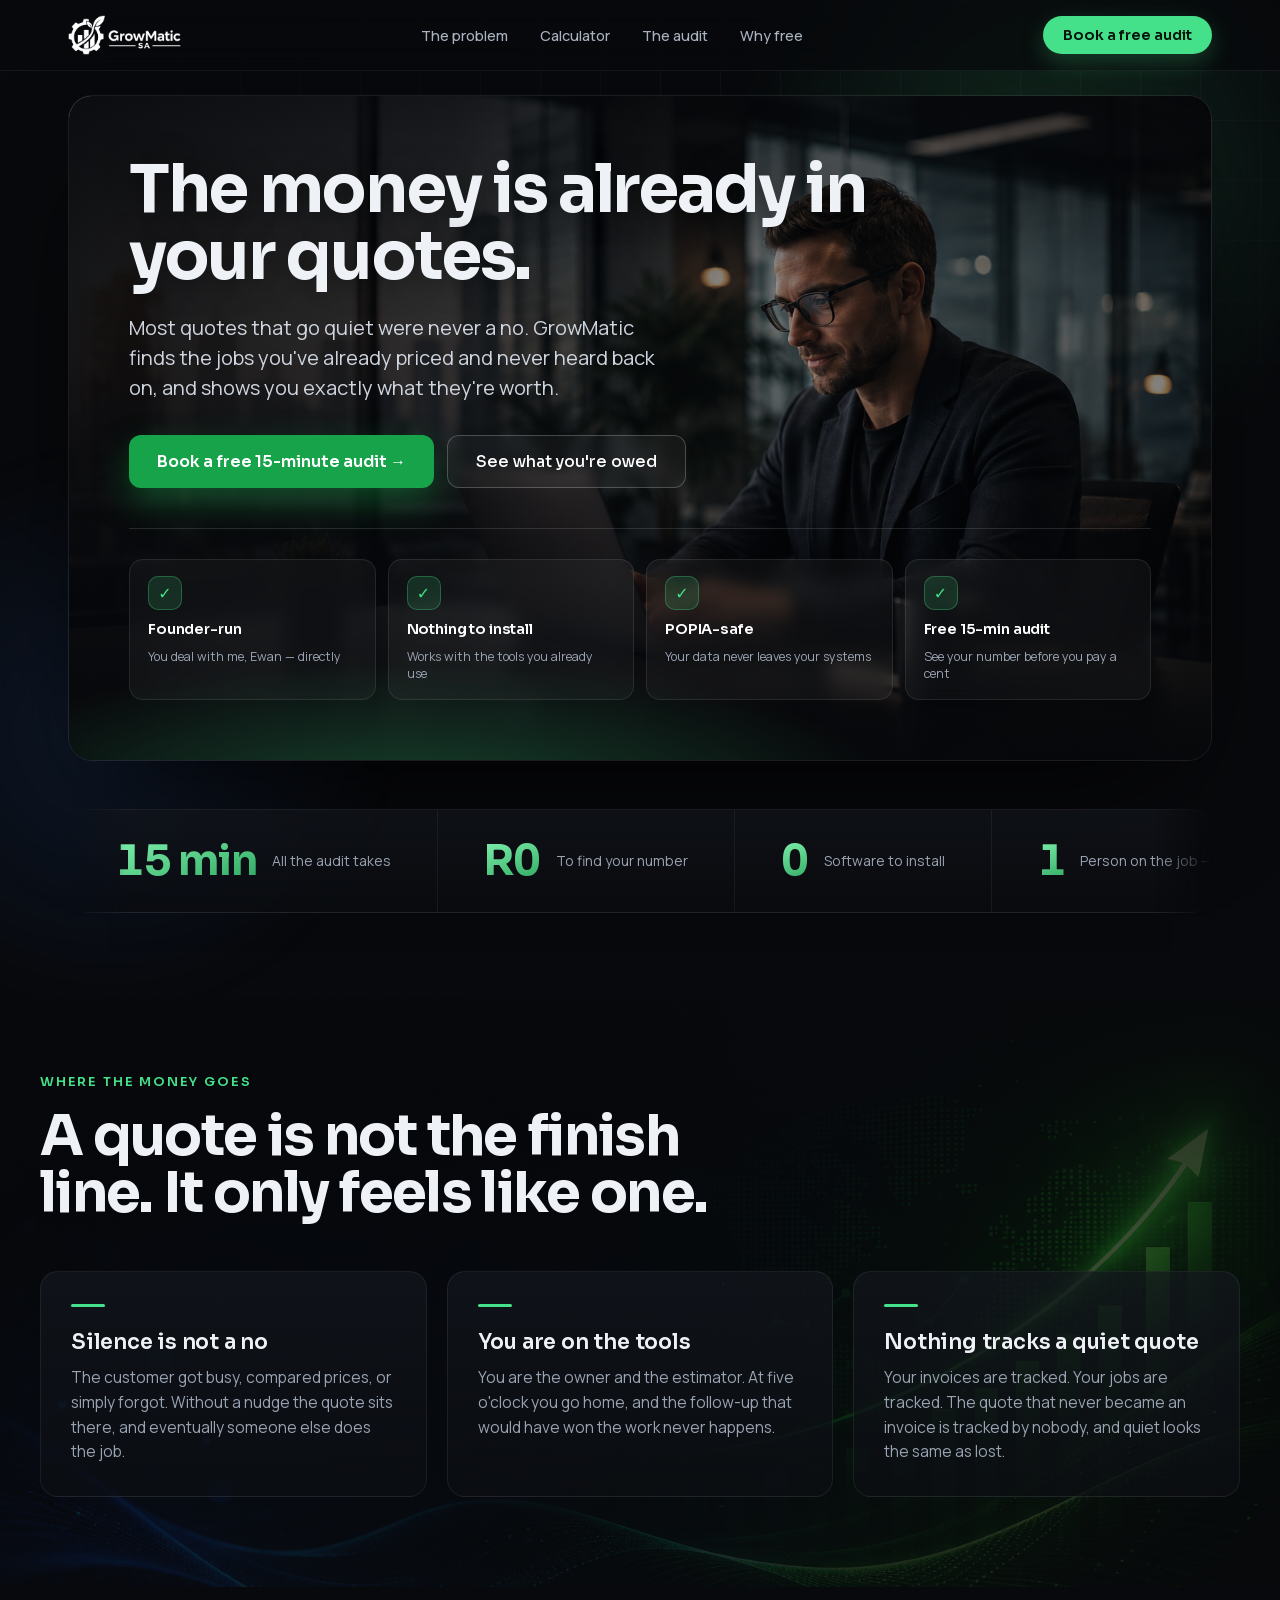
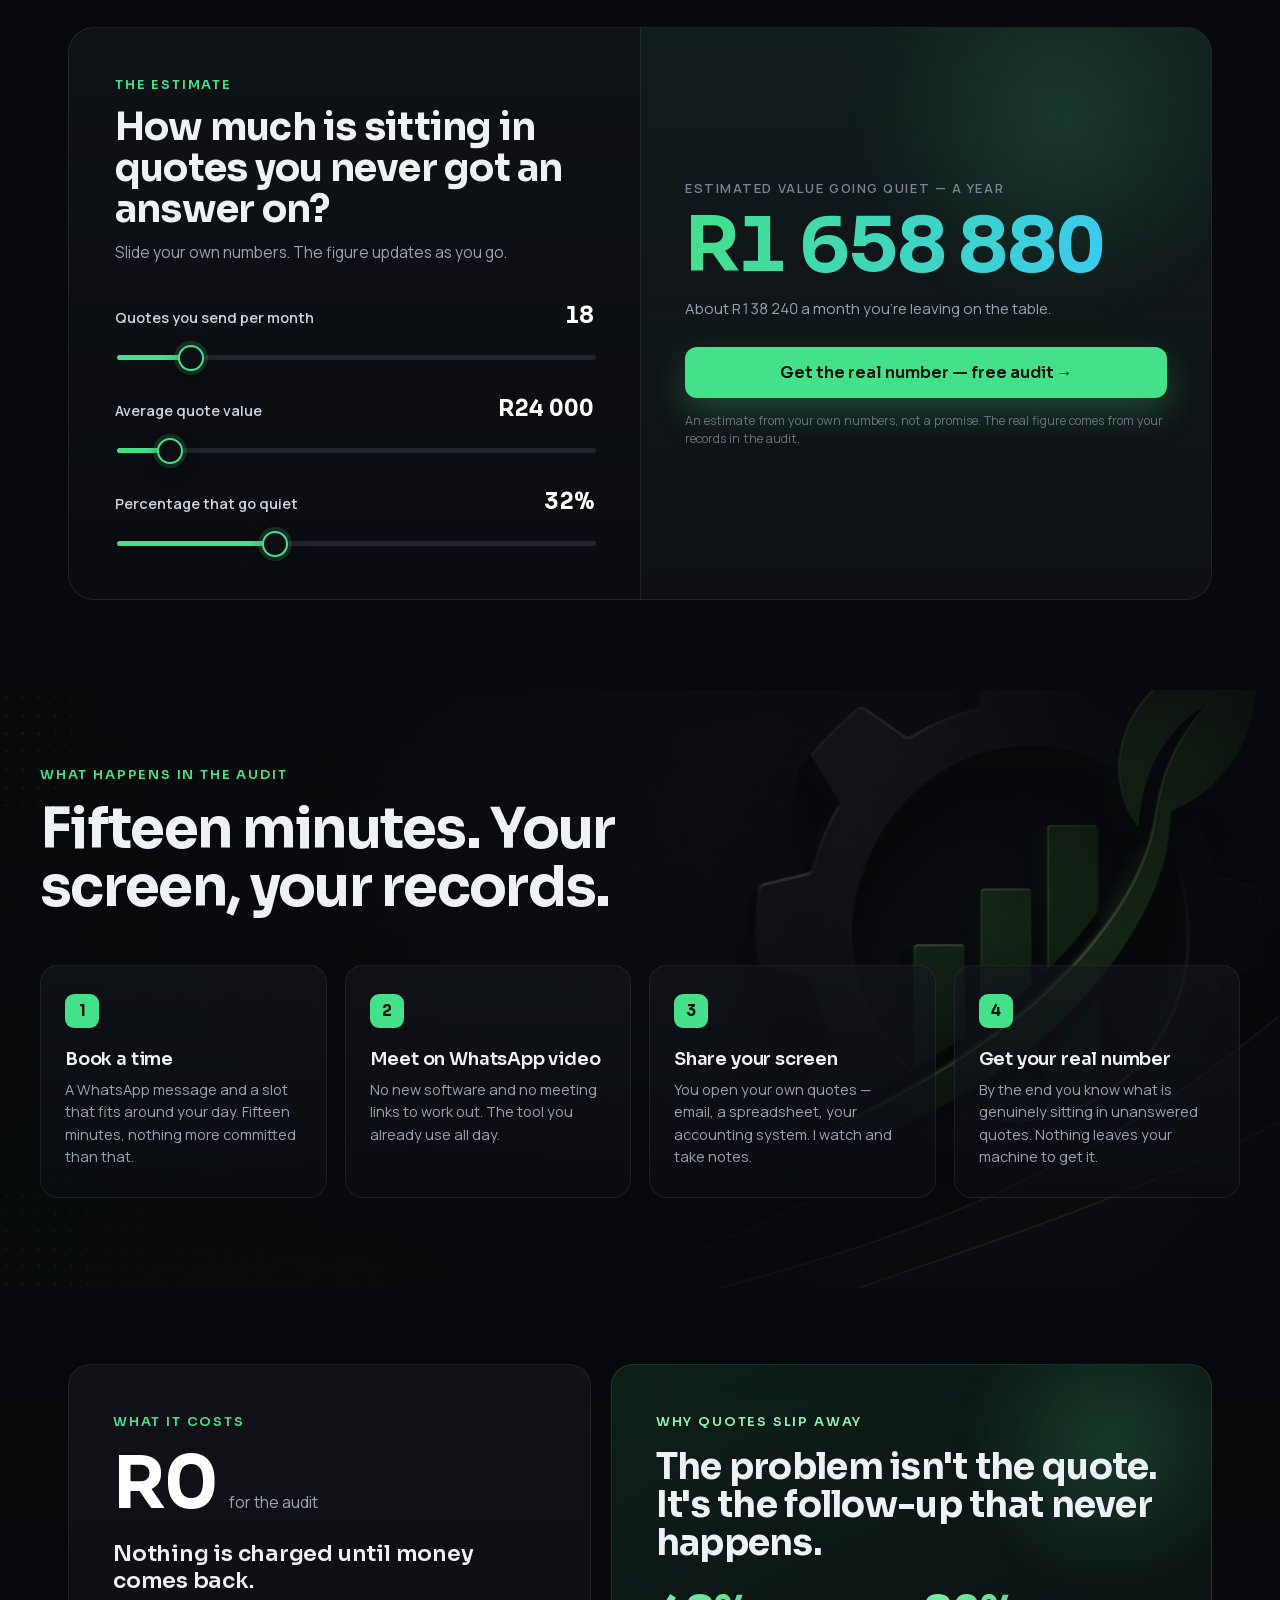
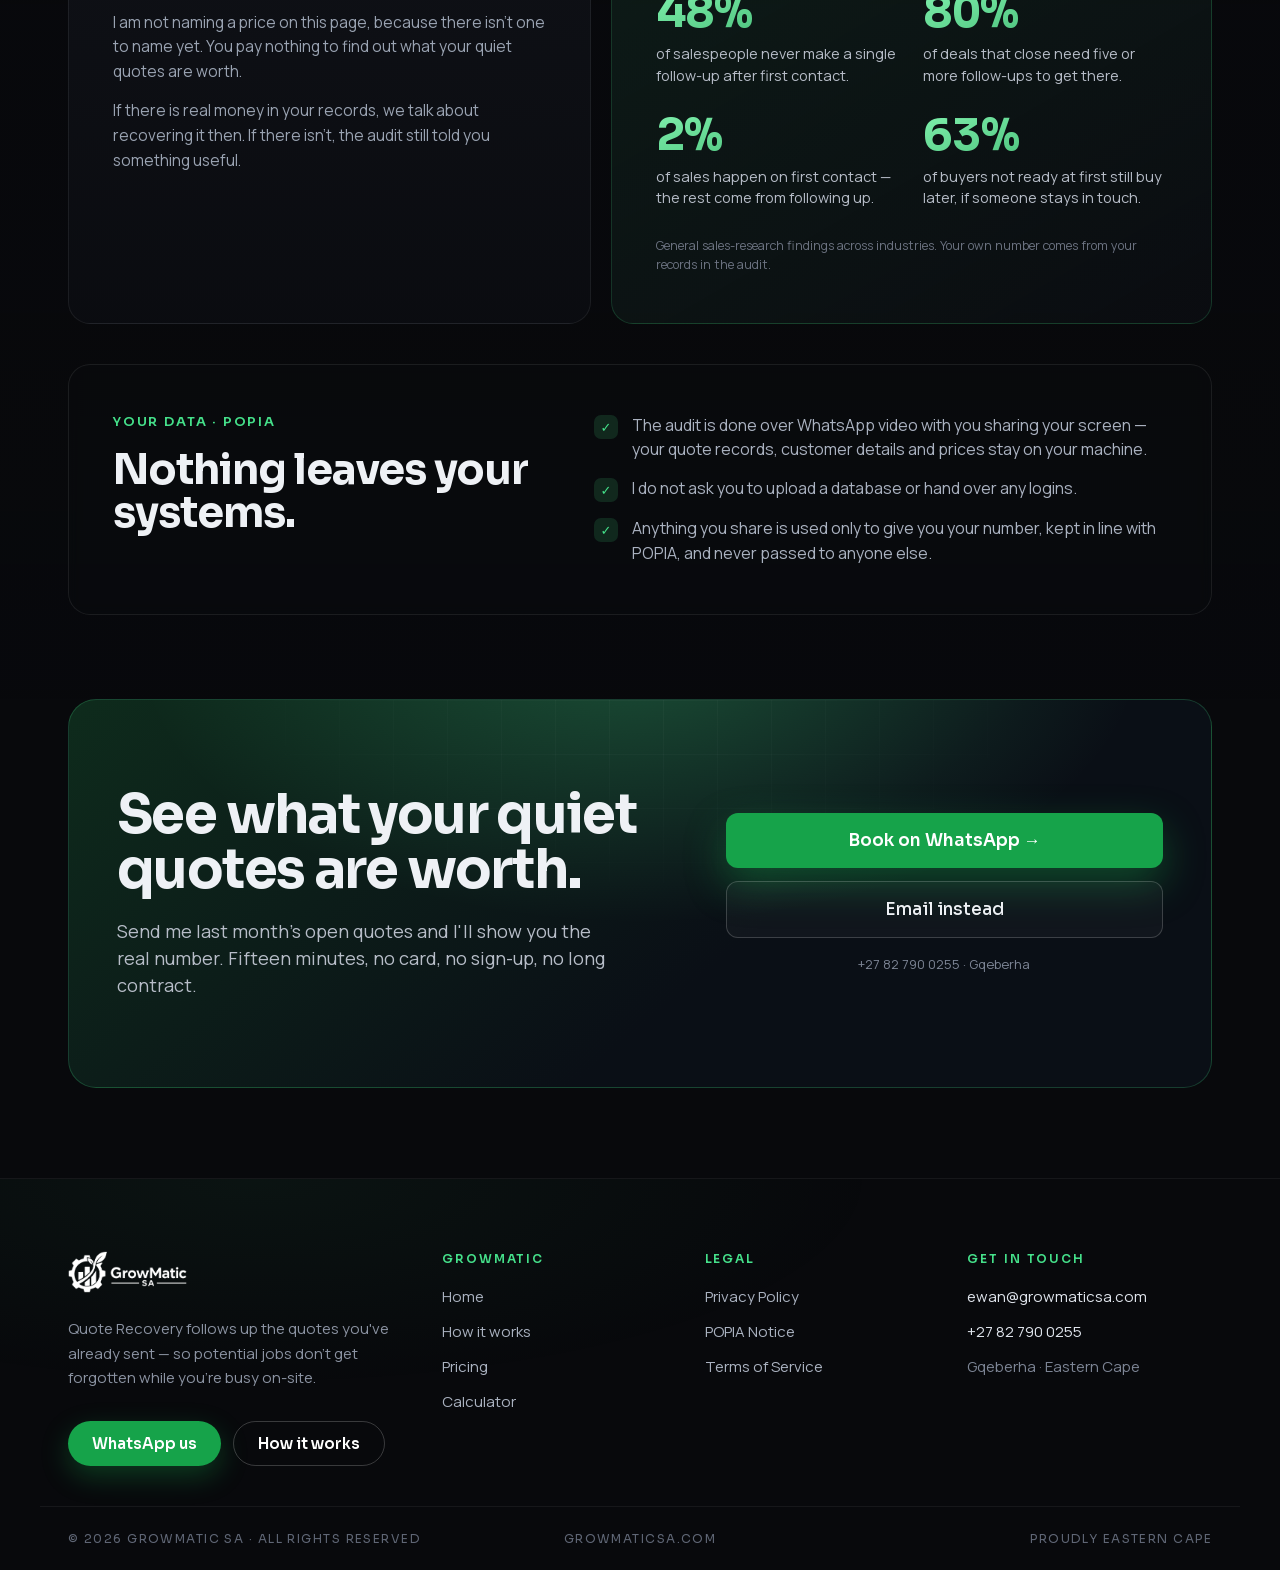
<file: index.html>
<!DOCTYPE html>
<html lang="en">
<head>
<meta charset="utf-8">
<meta name="viewport" content="width=device-width, initial-scale=1">
<title>GrowMatic SA — The Money Is Already In Your Quotes</title>
<meta name="description" content="Most quotes that go quiet were never a no. GrowMatic finds the jobs you've already priced and never heard back on, and shows you exactly what they're worth. Free 15-minute audit.">
<meta name="keywords" content="quote follow up, quote recovery, solar installer quotes, security CCTV quotes, gate automation quotes, air conditioning quotes, trades quotes South Africa, follow up unaccepted quotes, GrowMatic">
<link rel="canonical" href="https://growmaticsa.com/">
<meta property="og:title" content="The money is already in your quotes.">
<meta property="og:description" content="GrowMatic finds the jobs you've already priced and never heard back on, and shows you exactly what they're worth. Free 15-minute audit.">
<meta property="og:type" content="website">
<meta property="og:url" content="https://growmaticsa.com/">
<meta property="og:image" content="https://growmaticsa.com/assets/logo-horizontal.png">
<meta property="og:image:width" content="1536">
<meta property="og:image:height" content="1024">
<meta name="twitter:card" content="summary_large_image">
<meta name="twitter:title" content="The money is already in your quotes.">
<meta name="twitter:description" content="GrowMatic finds the jobs you've already priced and never heard back on, and shows you exactly what they're worth. Free 15-minute audit.">
<meta name="twitter:image" content="https://growmaticsa.com/assets/logo-horizontal.png">
<link rel="icon" href="assets/logo.png">
<style>
  @font-face {
    font-family: 'Sora'; font-style: normal; font-weight: 400 700; font-display: swap;
    src: url('assets/fonts/sora-variable.woff2') format('woff2');
  }
  @font-face {
    font-family: 'Manrope'; font-style: normal; font-weight: 400 700; font-display: swap;
    src: url('assets/fonts/manrope-variable.woff2') format('woff2');
  }
  * { box-sizing: border-box; }
  html { scroll-behavior: smooth; scroll-padding-top: 88px; }
  body { margin: 0; background: #08090c; color: #eef1f5; font-family: 'Manrope', system-ui, sans-serif; -webkit-font-smoothing: antialiased; overflow-x: hidden; }
  a { text-decoration: none; }
  ::selection { background: #45e08a; color: #05130a; }
  h1,h2,h3 { font-family: 'Sora', system-ui, sans-serif; }
  .fig { font-variant-numeric: tabular-nums lining-nums; font-feature-settings: 'tnum' 1, 'lnum' 1; }
  input[type=range] { -webkit-appearance: none; appearance: none; width: 100%; height: 5px; border-radius: 999px; background: linear-gradient(90deg, #45e08a var(--p,50%), #20242c var(--p,50%)); outline: none; }
  input[type=range]::-webkit-slider-thumb { -webkit-appearance: none; appearance: none; width: 26px; height: 26px; border-radius: 50%; background: #0d0f14; border: 2px solid #45e08a; box-shadow: 0 0 0 4px rgba(69,224,138,.16), 0 6px 16px rgba(0,0,0,.5); cursor: pointer; transition: transform .12s; }
  input[type=range]::-webkit-slider-thumb:active { transform: scale(1.12); }
  input[type=range]::-moz-range-thumb { width: 26px; height: 26px; border-radius: 50%; background: #0d0f14; border: 2px solid #45e08a; box-shadow: 0 0 0 4px rgba(69,224,138,.16); cursor: pointer; }
  @media (max-width: 900px) {
    #calculator-grid, #honest-grid, #popia-grid, #cta-grid { grid-template-columns: 1fr !important; }
    #problem-grid, #audit-grid { grid-template-columns: 1fr 1fr !important; }
    #hero-ticks { grid-template-columns: 1fr 1fr !important; }
    #footer-grid { grid-template-columns: 1fr 1fr !important; row-gap: 40px !important; }
    nav#site-nav { display: none !important; }
  }
  @media (max-width: 560px) {
    #problem-grid, #audit-grid { grid-template-columns: 1fr !important; }
    #footer-grid { grid-template-columns: 1fr !important; }
    #footer-bottom { grid-template-columns: 1fr !important; text-align: center !important; }
    #footer-bottom span { text-align: center !important; }
  }
  @keyframes floaty { 0%,100% { transform: translateY(0); } 50% { transform: translateY(-12px); } }
  @keyframes drift { 0%,100% { transform: translate(0,0) scale(1); } 50% { transform: translate(3%,-4%) scale(1.08); } }
  @keyframes fadeup { from { opacity: 0; transform: translateY(26px); } to { opacity: 1; transform: translateY(0); } }
  @keyframes tape { to { transform: translateX(-50%); } }
</style>
</head>
<body>

<div style="position: relative; overflow-x: clip;">

  <!-- ambient glows -->
  <div style="position: absolute; top: -180px; right: -120px; width: 720px; height: 720px; border-radius: 50%; background: radial-gradient(circle, rgba(69,224,138,.16), transparent 62%); filter: blur(20px); animation: drift 16s ease-in-out infinite; pointer-events: none; z-index: 0;"></div>
  <div style="position: absolute; top: 420px; left: -200px; width: 620px; height: 620px; border-radius: 50%; background: radial-gradient(circle, rgba(56,132,255,.12), transparent 64%); filter: blur(20px); animation: drift 20s ease-in-out infinite reverse; pointer-events: none; z-index: 0;"></div>
  <div style="position: absolute; inset: 0; background-image: linear-gradient(rgba(255,255,255,.028) 1px, transparent 1px), linear-gradient(90deg, rgba(255,255,255,.028) 1px, transparent 1px); background-size: 60px 60px; -webkit-mask-image: radial-gradient(1200px 800px at 70% 0%, #000 20%, transparent 76%); mask-image: radial-gradient(1200px 800px at 70% 0%, #000 20%, transparent 76%); pointer-events: none; z-index: 0;"></div>

  <div style="position: relative; z-index: 1;">

  <!-- NAV -->
  <header id="top" style="position: sticky; top: 0; z-index: 60; backdrop-filter: blur(16px); -webkit-backdrop-filter: blur(16px); background: rgba(8,9,12,.72); border-bottom: 1px solid rgba(255,255,255,.06);">
    <div style="max-width: 1200px; margin: 0 auto; padding: 15px 28px; display: flex; align-items: center; justify-content: space-between; gap: 20px;">
      <a href="#top" style="display: inline-flex; align-items: center;">
        <img src="assets/logo-mono-white.png" alt="GrowMatic SA" style="height: 40px; width: auto; display: block;">
      </a>
      <nav id="site-nav" style="display: flex; align-items: center; gap: 32px; font-size: 14.5px; font-weight: 500; color: #aab2c0;">
        <a href="#problem" style="color: #aab2c0;">The problem</a>
        <a href="#calculator" style="color: #aab2c0;">Calculator</a>
        <a href="#audit" style="color: #aab2c0;">The audit</a>
        <a href="#honest" style="color: #aab2c0;">Why free</a>
      </nav>
      <a href="https://wa.me/27827900255?text=Hi%20Ewan%2C%20I%27d%20like%20to%20book%20the%20free%2015-minute%20audit." style="display: inline-flex; align-items: center; gap: 8px; padding: 10px 20px; border-radius: 999px; background: #45e08a; color: #05130a; font-family: 'Sora'; font-weight: 600; font-size: 14.5px; box-shadow: 0 8px 24px rgba(69,224,138,.24);">Book a free audit</a>
    </div>
  </header>

  <!-- HERO -->
  <section style="max-width: 1200px; margin: 0 auto; padding: 24px 28px 40px;">
    <div style="position: relative; border-radius: 24px; overflow: hidden; border: 1px solid rgba(255,255,255,.08); min-height: 640px; display: flex; box-shadow: 0 50px 120px -40px rgba(0,0,0,.9); animation: fadeup .8s ease both;">
      <div style="position: absolute; inset: 0; z-index: 0; background: url('assets/hero.png') center right / cover no-repeat;"></div>
      <div style="position: absolute; inset: 0; z-index: 1; background: linear-gradient(90deg, rgba(6,7,10,.94) 0%, rgba(6,7,10,.82) 34%, rgba(6,7,10,.34) 66%, rgba(6,7,10,.5) 100%);"></div>
      <div style="position: absolute; inset: 0; z-index: 1; background: linear-gradient(180deg, rgba(6,7,10,.55) 0%, transparent 26%, transparent 58%, rgba(6,7,10,.92) 100%);"></div>
      <div style="position: absolute; bottom: -40px; left: 0; right: 0; height: 220px; z-index: 1; background: radial-gradient(700px 200px at 30% 100%, rgba(69,224,138,.28), transparent 70%); pointer-events: none;"></div>

      <div style="position: relative; z-index: 2; display: flex; flex-direction: column; justify-content: flex-end; padding: clamp(28px, 5vw, 60px); width: 100%;">
        <h1 style="font-weight: 700; font-size: clamp(38px, 5.6vw, 66px); line-height: 1.02; letter-spacing: -.035em; margin: 0 0 22px; max-width: 15ch; text-shadow: 0 2px 30px rgba(0,0,0,.5);">The money is already in your quotes.</h1>
        <p style="font-size: clamp(17px, 2vw, 20px); line-height: 1.5; color: #cfd5df; max-width: 540px; margin: 0 0 32px;">Most quotes that go quiet were never a no. GrowMatic finds the jobs you've already priced and never heard back on, and shows you exactly what they're worth.</p>
        <div style="display: flex; flex-wrap: wrap; gap: 13px;">
          <a href="https://wa.me/27827900255?text=Hi%20Ewan%2C%20I%27d%20like%20to%20book%20the%20free%2015-minute%20audit." style="display: inline-flex; align-items: center; gap: 9px; padding: 15px 28px; border-radius: 12px; background: #16a34a; color: #fff; font-family: 'Sora'; font-weight: 600; font-size: 16px; box-shadow: 0 14px 34px rgba(22,163,74,.4);">Book a free 15-minute audit →</a>
          <a href="#calculator" style="display: inline-flex; align-items: center; gap: 9px; padding: 15px 28px; border-radius: 12px; border: 1px solid rgba(255,255,255,.22); background: rgba(255,255,255,.04); backdrop-filter: blur(6px); -webkit-backdrop-filter: blur(6px); color: #fff; font-family: 'Sora'; font-weight: 500; font-size: 16px;">See what you're owed</a>
        </div>
        <div id="hero-ticks" style="display: grid; grid-template-columns: repeat(4, 1fr); gap: 12px; margin-top: 40px; padding-top: 30px; border-top: 1px solid rgba(255,255,255,.12);">
          <div style="display: flex; flex-direction: column; gap: 10px; padding: 16px 18px; border-radius: 14px; background: rgba(255,255,255,.04); border: 1px solid rgba(255,255,255,.09); backdrop-filter: blur(8px);">
            <span style="width: 34px; height: 34px; border-radius: 10px; background: rgba(69,224,138,.14); border: 1px solid rgba(69,224,138,.3); display: grid; place-items: center; color: #45e08a; font-size: 16px; font-weight: 800;">✓</span>
            <span style="font-family: 'Sora'; font-size: 14.5px; font-weight: 600; color: #fff; letter-spacing: -.01em; line-height: 1.25;">Founder-run</span>
            <span style="font-size: 12.5px; color: #9aa3b2; line-height: 1.4;">You deal with me, Ewan — directly</span>
          </div>
          <div style="display: flex; flex-direction: column; gap: 10px; padding: 16px 18px; border-radius: 14px; background: rgba(255,255,255,.04); border: 1px solid rgba(255,255,255,.09); backdrop-filter: blur(8px);">
            <span style="width: 34px; height: 34px; border-radius: 10px; background: rgba(69,224,138,.14); border: 1px solid rgba(69,224,138,.3); display: grid; place-items: center; color: #45e08a; font-size: 16px; font-weight: 800;">✓</span>
            <span style="font-family: 'Sora'; font-size: 14.5px; font-weight: 600; color: #fff; letter-spacing: -.01em; line-height: 1.25;">Nothing to install</span>
            <span style="font-size: 12.5px; color: #9aa3b2; line-height: 1.4;">Works with the tools you already use</span>
          </div>
          <div style="display: flex; flex-direction: column; gap: 10px; padding: 16px 18px; border-radius: 14px; background: rgba(255,255,255,.04); border: 1px solid rgba(255,255,255,.09); backdrop-filter: blur(8px);">
            <span style="width: 34px; height: 34px; border-radius: 10px; background: rgba(69,224,138,.14); border: 1px solid rgba(69,224,138,.3); display: grid; place-items: center; color: #45e08a; font-size: 16px; font-weight: 800;">✓</span>
            <span style="font-family: 'Sora'; font-size: 14.5px; font-weight: 600; color: #fff; letter-spacing: -.01em; line-height: 1.25;">POPIA-safe</span>
            <span style="font-size: 12.5px; color: #9aa3b2; line-height: 1.4;">Your data never leaves your systems</span>
          </div>
          <div style="display: flex; flex-direction: column; gap: 10px; padding: 16px 18px; border-radius: 14px; background: rgba(255,255,255,.04); border: 1px solid rgba(255,255,255,.09); backdrop-filter: blur(8px);">
            <span style="width: 34px; height: 34px; border-radius: 10px; background: rgba(69,224,138,.14); border: 1px solid rgba(69,224,138,.3); display: grid; place-items: center; color: #45e08a; font-size: 16px; font-weight: 800;">✓</span>
            <span style="font-family: 'Sora'; font-size: 14.5px; font-weight: 600; color: #fff; letter-spacing: -.01em; line-height: 1.25;">Free 15-min audit</span>
            <span style="font-size: 12.5px; color: #9aa3b2; line-height: 1.4;">See your number before you pay a cent</span>
          </div>
        </div>
      </div>
    </div>
  </section>

  <!-- TRUST BAND -->
  <section style="max-width: 1200px; margin: 0 auto; padding: 8px 28px 84px;">
    <div style="border: 1px solid rgba(255,255,255,.08); border-radius: 20px; overflow: hidden; background: linear-gradient(180deg, rgba(18,21,27,.7), rgba(10,12,16,.7)); -webkit-mask-image: linear-gradient(90deg, transparent, #000 5%, #000 95%, transparent); mask-image: linear-gradient(90deg, transparent, #000 5%, #000 95%, transparent);">
      <div style="display: flex; width: max-content; animation: tape 24s linear infinite;" id="trust-tape">
        <!-- repeated twice for seamless loop -->
      </div>
    </div>
  </section>

  <!-- 01 PROBLEM -->
  <section id="problem" style="position: relative; padding: 76px 28px 90px; overflow: hidden;">
    <div style="position: absolute; top: 0; left: 50%; transform: translateX(-50%); width: 100vw; height: 100%; z-index: 0; background: url('assets/growth-bg.png') center / cover no-repeat;"></div>
    <div style="position: absolute; top: 0; left: 50%; transform: translateX(-50%); width: 100vw; height: 100%; z-index: 0; background: linear-gradient(180deg, rgba(8,9,12,.9) 0%, rgba(8,9,12,.72) 40%, rgba(8,9,12,.86) 100%);"></div>
    <div style="position: relative; z-index: 1; max-width: 1200px; margin: 0 auto;">
    <div style="max-width: 680px; margin-bottom: 48px;">
      <div style="font-family: 'Sora'; font-size: 13px; font-weight: 600; letter-spacing: .14em; text-transform: uppercase; color: #45e08a; margin-bottom: 18px;">Where the money goes</div>
      <h2 style="font-weight: 700; font-size: clamp(34px, 4.8vw, 56px); line-height: 1.03; letter-spacing: -.03em; margin: 0;">A quote is not the finish line. It only feels like one.</h2>
    </div>
    <div id="problem-grid" style="display: grid; grid-template-columns: repeat(3, 1fr); gap: 20px;">
      <div style="padding: 32px 30px; border-radius: 18px; background: linear-gradient(180deg, rgba(20,23,30,.7), rgba(12,14,19,.7)); border: 1px solid rgba(255,255,255,.07);">
        <div style="width: 34px; height: 3px; border-radius: 2px; background: #45e08a; margin-bottom: 22px;"></div>
        <h3 style="font-weight: 600; font-size: 21px; letter-spacing: -.01em; margin: 0 0 10px;">Silence is not a no</h3>
        <p style="font-size: 15.5px; line-height: 1.6; color: #9aa3b2; margin: 0;">The customer got busy, compared prices, or simply forgot. Without a nudge the quote sits there, and eventually someone else does the job.</p>
      </div>
      <div style="padding: 32px 30px; border-radius: 18px; background: linear-gradient(180deg, rgba(20,23,30,.7), rgba(12,14,19,.7)); border: 1px solid rgba(255,255,255,.07);">
        <div style="width: 34px; height: 3px; border-radius: 2px; background: #45e08a; margin-bottom: 22px;"></div>
        <h3 style="font-weight: 600; font-size: 21px; letter-spacing: -.01em; margin: 0 0 10px;">You are on the tools</h3>
        <p style="font-size: 15.5px; line-height: 1.6; color: #9aa3b2; margin: 0;">You are the owner and the estimator. At five o'clock you go home, and the follow-up that would have won the work never happens.</p>
      </div>
      <div style="padding: 32px 30px; border-radius: 18px; background: linear-gradient(180deg, rgba(20,23,30,.7), rgba(12,14,19,.7)); border: 1px solid rgba(255,255,255,.07);">
        <div style="width: 34px; height: 3px; border-radius: 2px; background: #45e08a; margin-bottom: 22px;"></div>
        <h3 style="font-weight: 600; font-size: 21px; letter-spacing: -.01em; margin: 0 0 10px;">Nothing tracks a quiet quote</h3>
        <p style="font-size: 15.5px; line-height: 1.6; color: #9aa3b2; margin: 0;">Your invoices are tracked. Your jobs are tracked. The quote that never became an invoice is tracked by nobody, and quiet looks the same as lost.</p>
      </div>
    </div>
    </div>
  </section>

  <!-- CALCULATOR MODULE -->
  <section id="calculator" style="max-width: 1200px; margin: 0 auto; padding: 40px 28px 90px;">
    <div style="position: relative; border-radius: 26px; overflow: hidden; border: 1px solid rgba(255,255,255,.09); background: linear-gradient(180deg, #0e1116, #0a0c10);">
      <div style="position: absolute; top: -140px; right: -80px; width: 460px; height: 460px; border-radius: 50%; background: radial-gradient(circle, rgba(69,224,138,.16), transparent 64%); filter: blur(10px);"></div>
      <div id="calculator-grid" style="position: relative; display: grid; grid-template-columns: 1fr 1fr;">
        <div style="padding: 48px 46px;">
          <div style="font-family: 'Sora'; font-size: 13px; font-weight: 600; letter-spacing: .14em; text-transform: uppercase; color: #45e08a; margin-bottom: 14px;">The estimate</div>
          <h2 style="font-weight: 700; font-size: clamp(26px, 3.4vw, 38px); line-height: 1.08; letter-spacing: -.02em; margin: 0 0 10px;">How much is sitting in quotes you never got an answer on?</h2>
          <p style="font-size: 15.5px; color: #9aa3b2; line-height: 1.55; margin: 0 0 38px;">Slide your own numbers. The figure updates as you go.</p>

          <div style="display: grid; gap: 30px;">
            <div>
              <div style="display: flex; justify-content: space-between; align-items: baseline; margin-bottom: 14px;">
                <label style="font-size: 14.5px; font-weight: 600; color: #cdd3dd;">Quotes you send per month</label>
                <span class="fig" id="quotes-val" style="font-family: 'Sora'; font-weight: 700; font-size: 22px; color: #fff;">18</span>
              </div>
              <input type="range" id="quotes-input" min="2" max="120" step="1" value="18" aria-label="Quotes you send per month">
            </div>
            <div>
              <div style="display: flex; justify-content: space-between; align-items: baseline; margin-bottom: 14px;">
                <label style="font-size: 14.5px; font-weight: 600; color: #cdd3dd;">Average quote value</label>
                <span class="fig" id="avg-val" style="font-family: 'Sora'; font-weight: 700; font-size: 22px; color: #fff;">R24 000</span>
              </div>
              <input type="range" id="avg-input" min="2000" max="250000" step="1000" value="24000" aria-label="Average quote value">
            </div>
            <div>
              <div style="display: flex; justify-content: space-between; align-items: baseline; margin-bottom: 14px;">
                <label style="font-size: 14.5px; font-weight: 600; color: #cdd3dd;">Percentage that go quiet</label>
                <span class="fig" id="pct-val" style="font-family: 'Sora'; font-weight: 700; font-size: 22px; color: #fff;">32%</span>
              </div>
              <input type="range" id="pct-input" min="0" max="100" step="1" value="32" aria-label="Percentage that go quiet">
            </div>
          </div>
        </div>

        <div style="padding: 48px 44px; background: linear-gradient(180deg, rgba(69,224,138,.05), rgba(255,255,255,.015)); border-left: 1px solid rgba(255,255,255,.07); display: flex; flex-direction: column; justify-content: center;">
          <div style="font-size: 13px; letter-spacing: .12em; text-transform: uppercase; color: #7c8494; font-weight: 600; margin-bottom: 12px;">Estimated value going quiet — a year</div>
          <div class="fig" id="figure-val" style="font-family: 'Sora'; font-weight: 700; font-size: clamp(48px, 6.4vw, 76px); line-height: .96; letter-spacing: -.035em; background: linear-gradient(100deg, #45e08a, #38c8ff); -webkit-background-clip: text; background-clip: text; color: transparent;">R0</div>
          <p class="fig" style="font-size: 15px; color: #9aa3b2; margin: 16px 0 0;">About <span id="monthly-val">R0</span> a month you're leaving on the table.</p>
          <a href="https://wa.me/27827900255?text=Hi%20Ewan%2C%20I%27d%20like%20to%20book%20the%20free%2015-minute%20audit." style="display: inline-flex; align-items: center; justify-content: center; gap: 9px; margin-top: 28px; padding: 15px 26px; border-radius: 12px; background: #45e08a; color: #05130a; font-family: 'Sora'; font-weight: 600; font-size: 16px; box-shadow: 0 14px 34px rgba(69,224,138,.26);">Get the real number — free audit →</a>
          <p style="font-size: 12.5px; color: #6b7280; margin: 14px 0 0; line-height: 1.5;">An estimate from your own numbers, not a promise. The real figure comes from your records in the audit.</p>
        </div>
      </div>
    </div>
  </section>

  <!-- 02 AUDIT -->
  <section id="audit" style="position: relative; padding: 76px 28px 90px; overflow: hidden;">
    <div style="position: absolute; top: 0; left: 50%; transform: translateX(-50%); width: 100vw; height: 100%; z-index: 0; background: url('assets/audit-bg.png') center / cover no-repeat;"></div>
    <div style="position: absolute; top: 0; left: 50%; transform: translateX(-50%); width: 100vw; height: 100%; z-index: 0; background: linear-gradient(180deg, rgba(8,9,12,.9) 0%, rgba(8,9,12,.74) 42%, rgba(8,9,12,.9) 100%);"></div>
    <div style="position: relative; z-index: 1; max-width: 1200px; margin: 0 auto;">
    <div style="max-width: 680px; margin-bottom: 48px;">
      <div style="font-family: 'Sora'; font-size: 13px; font-weight: 600; letter-spacing: .14em; text-transform: uppercase; color: #45e08a; margin-bottom: 18px;">What happens in the audit</div>
      <h2 style="font-weight: 700; font-size: clamp(34px, 4.8vw, 56px); line-height: 1.03; letter-spacing: -.03em; margin: 0;">Fifteen minutes. Your screen, your records.</h2>
    </div>
    <div id="audit-grid" style="display: grid; grid-template-columns: repeat(4, 1fr); gap: 18px;">
      <div style="padding: 28px 24px; border-radius: 18px; background: linear-gradient(180deg, rgba(20,23,30,.6), rgba(12,14,19,.6)); border: 1px solid rgba(255,255,255,.07);">
        <div style="font-family: 'Sora'; font-weight: 700; font-size: 15px; color: #05130a; width: 34px; height: 34px; border-radius: 9px; background: #45e08a; display: grid; place-items: center; margin-bottom: 20px;">1</div>
        <h3 style="font-weight: 600; font-size: 18px; letter-spacing: -.01em; margin: 0 0 9px;">Book a time</h3>
        <p style="font-size: 14.5px; line-height: 1.55; color: #9aa3b2; margin: 0;">A WhatsApp message and a slot that fits around your day. Fifteen minutes, nothing more committed than that.</p>
      </div>
      <div style="padding: 28px 24px; border-radius: 18px; background: linear-gradient(180deg, rgba(20,23,30,.6), rgba(12,14,19,.6)); border: 1px solid rgba(255,255,255,.07);">
        <div style="font-family: 'Sora'; font-weight: 700; font-size: 15px; color: #05130a; width: 34px; height: 34px; border-radius: 9px; background: #45e08a; display: grid; place-items: center; margin-bottom: 20px;">2</div>
        <h3 style="font-weight: 600; font-size: 18px; letter-spacing: -.01em; margin: 0 0 9px;">Meet on WhatsApp video</h3>
        <p style="font-size: 14.5px; line-height: 1.55; color: #9aa3b2; margin: 0;">No new software and no meeting links to work out. The tool you already use all day.</p>
      </div>
      <div style="padding: 28px 24px; border-radius: 18px; background: linear-gradient(180deg, rgba(20,23,30,.6), rgba(12,14,19,.6)); border: 1px solid rgba(255,255,255,.07);">
        <div style="font-family: 'Sora'; font-weight: 700; font-size: 15px; color: #05130a; width: 34px; height: 34px; border-radius: 9px; background: #45e08a; display: grid; place-items: center; margin-bottom: 20px;">3</div>
        <h3 style="font-weight: 600; font-size: 18px; letter-spacing: -.01em; margin: 0 0 9px;">Share your screen</h3>
        <p style="font-size: 14.5px; line-height: 1.55; color: #9aa3b2; margin: 0;">You open your own quotes — email, a spreadsheet, your accounting system. I watch and take notes.</p>
      </div>
      <div style="padding: 28px 24px; border-radius: 18px; background: linear-gradient(180deg, rgba(20,23,30,.6), rgba(12,14,19,.6)); border: 1px solid rgba(255,255,255,.07);">
        <div style="font-family: 'Sora'; font-weight: 700; font-size: 15px; color: #05130a; width: 34px; height: 34px; border-radius: 9px; background: #45e08a; display: grid; place-items: center; margin-bottom: 20px;">4</div>
        <h3 style="font-weight: 600; font-size: 18px; letter-spacing: -.01em; margin: 0 0 9px;">Get your real number</h3>
        <p style="font-size: 14.5px; line-height: 1.55; color: #9aa3b2; margin: 0;">By the end you know what is genuinely sitting in unanswered quotes. Nothing leaves your machine to get it.</p>
      </div>
    </div>
    </div>
  </section>

  <!-- COST + STATS + POPIA (shared background band) -->
  <div style="position: relative; overflow: hidden;">
    <div style="position: absolute; inset: 0; z-index: 0; background: url('assets/cost-bg.png') center / cover no-repeat; background-attachment: fixed;"></div>
    <div style="position: absolute; inset: 0; z-index: 0; background: linear-gradient(180deg, rgba(8,9,12,.92) 0%, rgba(8,9,12,.8) 45%, rgba(8,9,12,.92) 100%);"></div>
    <div style="position: relative; z-index: 1;">
  <section id="honest" style="max-width: 1200px; margin: 0 auto; padding: 76px 28px 40px;">
    <div id="honest-grid" style="display: grid; grid-template-columns: 1fr 1.15fr; gap: 20px; align-items: stretch;">
      <div style="padding: 48px 44px; border-radius: 22px; background: linear-gradient(180deg, rgba(20,23,30,.7), rgba(12,14,19,.7)); border: 1px solid rgba(255,255,255,.07); display: flex; flex-direction: column;">
        <div style="font-family: 'Sora'; font-size: 13px; font-weight: 600; letter-spacing: .14em; text-transform: uppercase; color: #45e08a; margin-bottom: 18px;">What it costs</div>
        <div style="display: flex; align-items: baseline; gap: 12px; margin-bottom: 20px;">
          <span style="font-family: 'Sora'; font-weight: 700; font-size: clamp(48px, 6vw, 72px); letter-spacing: -.03em; color: #fff; line-height: 1;">R0</span>
          <span style="font-size: 16px; color: #9aa3b2;">for the audit</span>
        </div>
        <h3 style="font-weight: 600; font-size: 22px; letter-spacing: -.01em; margin: 0 0 16px;">Nothing is charged until money comes back.</h3>
        <p style="font-size: 15.5px; line-height: 1.6; color: #9aa3b2; margin: 0 0 14px;">I am not naming a price on this page, because there isn't one to name yet. You pay nothing to find out what your quiet quotes are worth.</p>
        <p style="font-size: 15.5px; line-height: 1.6; color: #9aa3b2; margin: 0;">If there is real money in your records, we talk about recovering it then. If there isn't, the audit still told you something useful.</p>
      </div>

      <div style="position: relative; padding: 48px 44px; border-radius: 22px; overflow: hidden; background: linear-gradient(150deg, rgba(69,224,138,.1), rgba(12,14,19,.72)); border: 1px solid rgba(69,224,138,.18);">
        <div style="position: absolute; top: -80px; right: -60px; width: 320px; height: 320px; border-radius: 50%; background: radial-gradient(circle, rgba(69,224,138,.18), transparent 66%); filter: blur(10px); pointer-events: none;"></div>
        <div style="position: relative;">
          <div style="font-family: 'Sora'; font-size: 13px; font-weight: 600; letter-spacing: .14em; text-transform: uppercase; color: #8ff0b3; margin-bottom: 18px;">Why quotes slip away</div>
          <h2 style="font-weight: 700; font-size: clamp(26px, 3.2vw, 36px); line-height: 1.06; letter-spacing: -.02em; margin: 0 0 28px;">The problem isn't the quote. It's the follow-up that never happens.</h2>
          <div style="display: grid; grid-template-columns: 1fr 1fr; gap: 26px 24px;">
            <div>
              <div class="fig" style="font-family: 'Sora'; font-weight: 700; font-size: clamp(34px, 3.6vw, 44px); letter-spacing: -.03em; background: linear-gradient(160deg, #7ff0ac, #2fa862); -webkit-background-clip: text; background-clip: text; color: transparent; line-height: 1;">48%</div>
              <div style="font-size: 14.5px; line-height: 1.5; color: #b7bdc8; margin-top: 9px;">of salespeople never make a single follow-up after first contact.</div>
            </div>
            <div>
              <div class="fig" style="font-family: 'Sora'; font-weight: 700; font-size: clamp(34px, 3.6vw, 44px); letter-spacing: -.03em; background: linear-gradient(160deg, #7ff0ac, #2fa862); -webkit-background-clip: text; background-clip: text; color: transparent; line-height: 1;">80%</div>
              <div style="font-size: 14.5px; line-height: 1.5; color: #b7bdc8; margin-top: 9px;">of deals that close need five or more follow-ups to get there.</div>
            </div>
            <div>
              <div class="fig" style="font-family: 'Sora'; font-weight: 700; font-size: clamp(34px, 3.6vw, 44px); letter-spacing: -.03em; background: linear-gradient(160deg, #7ff0ac, #2fa862); -webkit-background-clip: text; background-clip: text; color: transparent; line-height: 1;">2%</div>
              <div style="font-size: 14.5px; line-height: 1.5; color: #b7bdc8; margin-top: 9px;">of sales happen on first contact — the rest come from following up.</div>
            </div>
            <div>
              <div class="fig" style="font-family: 'Sora'; font-weight: 700; font-size: clamp(34px, 3.6vw, 44px); letter-spacing: -.03em; background: linear-gradient(160deg, #7ff0ac, #2fa862); -webkit-background-clip: text; background-clip: text; color: transparent; line-height: 1;">63%</div>
              <div style="font-size: 14.5px; line-height: 1.5; color: #b7bdc8; margin-top: 9px;">of buyers not ready at first still buy later, if someone stays in touch.</div>
            </div>
          </div>
          <p style="font-size: 12.5px; color: #6b7280; margin: 28px 0 0; line-height: 1.5;">General sales-research findings across industries. Your own number comes from your records in the audit.</p>
        </div>
      </div>
    </div>
  </section>

  <!-- POPIA -->
  <section style="max-width: 1200px; margin: 0 auto; padding: 0 28px 84px;">
    <div id="popia-grid" style="display: grid; grid-template-columns: 1fr 1.3fr; gap: 40px; align-items: start; padding: 48px 44px; border-radius: 22px; background: rgba(10,12,16,.55); backdrop-filter: blur(6px); -webkit-backdrop-filter: blur(6px); border: 1px solid rgba(255,255,255,.08);">
      <div>
        <div style="font-family: 'Sora'; font-size: 13px; font-weight: 600; letter-spacing: .14em; text-transform: uppercase; color: #45e08a; margin-bottom: 18px;">Your data · POPIA</div>
        <h2 style="font-weight: 700; font-size: clamp(28px, 3.6vw, 42px); line-height: 1.04; letter-spacing: -.025em; margin: 0;">Nothing leaves your systems.</h2>
      </div>
      <div>
        <div style="display: grid; gap: 14px;">
          <div style="display: flex; gap: 14px; align-items: flex-start;">
            <span style="flex-shrink: 0; width: 24px; height: 24px; border-radius: 7px; background: rgba(69,224,138,.14); color: #45e08a; font-size: 13px; font-weight: 800; display: grid; place-items: center; margin-top: 2px;">✓</span>
            <p style="font-size: 16px; line-height: 1.55; color: #aab2c0; margin: 0;">The audit is done over WhatsApp video with you sharing your screen — your quote records, customer details and prices stay on your machine.</p>
          </div>
          <div style="display: flex; gap: 14px; align-items: flex-start;">
            <span style="flex-shrink: 0; width: 24px; height: 24px; border-radius: 7px; background: rgba(69,224,138,.14); color: #45e08a; font-size: 13px; font-weight: 800; display: grid; place-items: center; margin-top: 2px;">✓</span>
            <p style="font-size: 16px; line-height: 1.55; color: #aab2c0; margin: 0;">I do not ask you to upload a database or hand over any logins.</p>
          </div>
          <div style="display: flex; gap: 14px; align-items: flex-start;">
            <span style="flex-shrink: 0; width: 24px; height: 24px; border-radius: 7px; background: rgba(69,224,138,.14); color: #45e08a; font-size: 13px; font-weight: 800; display: grid; place-items: center; margin-top: 2px;">✓</span>
            <p style="font-size: 16px; line-height: 1.55; color: #aab2c0; margin: 0;">Anything you share is used only to give you your number, kept in line with POPIA, and never passed to anyone else.</p>
          </div>
        </div>
      </div>
    </div>
  </section>
    </div>
  </div>

  <!-- FINAL CTA -->
  <section style="max-width: 1200px; margin: 0 auto; padding: 0 28px 90px;">
    <div style="position: relative; border-radius: 28px; overflow: hidden; padding: clamp(48px, 7vw, 88px) 48px; background: linear-gradient(140deg, #0e2b1c, #0a0f16 60%); border: 1px solid rgba(69,224,138,.22);">
      <div style="position: absolute; inset: 0; background: radial-gradient(760px 420px at 50% -14%, rgba(69,224,138,.26), transparent 66%); pointer-events: none;"></div>
      <div style="position: absolute; inset: 0; background-image: linear-gradient(rgba(255,255,255,.03) 1px, transparent 1px), linear-gradient(90deg, rgba(255,255,255,.03) 1px, transparent 1px); background-size: 54px 54px; -webkit-mask-image: radial-gradient(600px 300px at 50% 0%, #000, transparent 75%); mask-image: radial-gradient(600px 300px at 50% 0%, #000, transparent 75%); pointer-events: none;"></div>
      <div id="cta-grid" style="position: relative; display: grid; grid-template-columns: 1.3fr 1fr; gap: 40px; align-items: center;">
        <div>
          <h2 style="font-weight: 700; font-size: clamp(32px, 4.4vw, 54px); line-height: 1.02; letter-spacing: -.03em; margin: 0 0 20px; max-width: 16ch;">See what your quiet quotes are worth.</h2>
          <p style="font-size: 18px; line-height: 1.5; color: #b7bdc8; margin: 0; max-width: 46ch;">Send me last month's open quotes and I'll show you the real number. Fifteen minutes, no card, no sign-up, no long contract.</p>
        </div>
        <div style="display: flex; flex-direction: column; gap: 13px;">
          <a href="https://wa.me/27827900255?text=Hi%20Ewan%2C%20I%27d%20like%20to%20book%20the%20free%2015-minute%20audit." style="display: inline-flex; align-items: center; justify-content: center; gap: 9px; padding: 17px 30px; border-radius: 12px; background: #16a34a; color: #fff; font-family: 'Sora'; font-weight: 600; font-size: 17px; box-shadow: 0 16px 40px rgba(22,163,74,.4);">Book on WhatsApp →</a>
          <a href="mailto:ewan@growmaticsa.com" style="display: inline-flex; align-items: center; justify-content: center; gap: 9px; padding: 17px 30px; border-radius: 12px; border: 1px solid rgba(255,255,255,.18); background: rgba(255,255,255,.03); color: #eef1f5; font-family: 'Sora'; font-weight: 500; font-size: 17px;">Email instead</a>
          <div style="text-align: center; font-size: 13px; color: #7c8494; margin-top: 4px;">+27 82 790 0255 · Gqeberha</div>
        </div>
      </div>
    </div>
  </section>

  <!-- FOOTER -->
  <footer style="position: relative; border-top: 1px solid rgba(255,255,255,.06); background: radial-gradient(900px 300px at 20% 0%, rgba(69,224,138,.05), transparent 70%);">
    <div id="footer-grid" style="max-width: 1200px; margin: 0 auto; padding: 72px 28px 40px; display: grid; grid-template-columns: 1.5fr 1fr 1fr 1.1fr; gap: 40px;">
      <div style="max-width: 360px;">
        <img src="assets/logo-mono-white.png" alt="GrowMatic SA" style="height: 42px; width: auto; display: block; margin-bottom: 24px;">
        <p style="font-size: 15px; line-height: 1.65; color: #8b93a2; margin: 0 0 30px;">Quote Recovery follows up the quotes you've already sent — so potential jobs don't get forgotten while you're busy on-site.</p>
        <div style="display: flex; flex-wrap: wrap; gap: 12px;">
          <a href="https://wa.me/27827900255?text=Hi%20Ewan%2C%20I%27d%20like%20to%20book%20the%20free%2015-minute%20audit." style="display: inline-flex; align-items: center; gap: 8px; padding: 12px 24px; border-radius: 999px; background: #16a34a; color: #fff; font-family: 'Sora'; font-weight: 600; font-size: 15px; box-shadow: 0 10px 28px rgba(22,163,74,.32);">WhatsApp us</a>
          <a href="#audit" style="display: inline-flex; align-items: center; gap: 8px; padding: 12px 24px; border-radius: 999px; border: 1px solid rgba(255,255,255,.2); color: #fff; font-family: 'Sora'; font-weight: 600; font-size: 15px;">How it works</a>
        </div>
      </div>
      <div>
        <div style="font-family: 'Sora'; font-size: 12px; letter-spacing: .16em; text-transform: uppercase; color: #45e08a; font-weight: 600; margin-bottom: 20px;">GrowMatic</div>
        <div style="display: grid; gap: 14px; font-size: 15px;">
          <a href="#top" style="color: #aab2c0;">Home</a>
          <a href="#audit" style="color: #aab2c0;">How it works</a>
          <a href="#honest" style="color: #aab2c0;">Pricing</a>
          <a href="#calculator" style="color: #aab2c0;">Calculator</a>
        </div>
      </div>
      <div>
        <div style="font-family: 'Sora'; font-size: 12px; letter-spacing: .16em; text-transform: uppercase; color: #45e08a; font-weight: 600; margin-bottom: 20px;">Legal</div>
        <div style="display: grid; gap: 14px; font-size: 15px;">
          <a href="privacy.html" style="color: #aab2c0;">Privacy Policy</a>
          <a href="popia.html" style="color: #aab2c0;">POPIA Notice</a>
          <a href="terms.html" style="color: #aab2c0;">Terms of Service</a>
        </div>
      </div>
      <div>
        <div style="font-family: 'Sora'; font-size: 12px; letter-spacing: .16em; text-transform: uppercase; color: #45e08a; font-weight: 600; margin-bottom: 20px;">Get in touch</div>
        <div style="display: grid; gap: 14px; font-size: 15px;">
          <a href="mailto:ewan@growmaticsa.com" style="color: #dfe4ec;">ewan@growmaticsa.com</a>
          <a href="tel:+27827900255" style="color: #dfe4ec;">+27 82 790 0255</a>
          <span style="color: #7c8494;">Gqeberha · Eastern Cape</span>
        </div>
      </div>
    </div>
    <div id="footer-bottom" style="max-width: 1200px; margin: 0 auto; padding: 24px 28px; border-top: 1px solid rgba(255,255,255,.06); display: grid; grid-template-columns: 1fr auto 1fr; gap: 12px; align-items: center; font-family: 'Sora'; font-size: 12px; letter-spacing: .12em; text-transform: uppercase; color: #5f6675;">
      <span>© 2026 GrowMatic SA · All rights reserved</span>
      <span style="text-align: center;">growmaticsa.com</span>
      <span style="text-align: right;">Proudly Eastern Cape</span>
    </div>
  </footer>

  </div>
</div>

<script>
(function () {
  "use strict";

  // ---------- Trust band (build twice for the seamless marquee loop) ----------
  var trust = [
    { n: "15 min", label: "All the audit takes" },
    { n: "R0", label: "To find your number" },
    { n: "0", label: "Software to install" },
    { n: "1", label: "Person on the job — me" }
  ];
  var tape = document.getElementById("trust-tape");
  var tapeHtml = "";
  [0, 1].forEach(function () {
    trust.forEach(function (t) {
      tapeHtml +=
        '<div style="display: flex; align-items: center; gap: 16px; padding: 30px 46px; border-left: 1px solid rgba(255,255,255,.06); white-space: nowrap;">' +
        '<span class="fig" style="font-family: \'Sora\'; font-weight: 700; font-size: 42px; letter-spacing: -.03em; background: linear-gradient(160deg, #7ff0ac, #2fa862); -webkit-background-clip: text; background-clip: text; color: transparent; line-height: 1;">' + t.n + '</span>' +
        '<span style="font-size: 14px; color: #9aa3b2; line-height: 1.3; white-space: normal; max-width: 160px;">' + t.label + '</span>' +
        '</div>';
    });
  });
  tape.innerHTML = tapeHtml;

  // ---------- Calculator ----------
  function fmt(n) {
    return "R" + Math.round(n).toLocaleString("en-ZA").replace(/[, ]/g, " ");
  }
  function pctOf(v, min, max) {
    return (((v - min) / (max - min)) * 100).toFixed(1) + "%";
  }

  var quotesInput = document.getElementById("quotes-input");
  var avgInput = document.getElementById("avg-input");
  var pctInput = document.getElementById("pct-input");
  var quotesVal = document.getElementById("quotes-val");
  var avgVal = document.getElementById("avg-val");
  var pctVal = document.getElementById("pct-val");
  var figureVal = document.getElementById("figure-val");
  var monthlyVal = document.getElementById("monthly-val");

  var displayed = 0;
  var raf = null;

  function target() {
    var q = Number(quotesInput.value) || 0;
    var a = Number(avgInput.value) || 0;
    var p = Number(pctInput.value) || 0;
    return q * a * (p / 100) * 12;
  }

  function animateTo(dest) {
    if (raf) cancelAnimationFrame(raf);
    var start = displayed;
    var t0 = performance.now();
    var dur = 420;
    function step(now) {
      var p = Math.min(1, (now - t0) / dur);
      var e = 1 - Math.pow(1 - p, 3);
      displayed = start + (dest - start) * e;
      figureVal.textContent = fmt(displayed);
      monthlyVal.textContent = fmt(displayed / 12);
      if (p < 1) raf = requestAnimationFrame(step);
    }
    raf = requestAnimationFrame(step);
  }

  function updateTrack(input) {
    var min = Number(input.min), max = Number(input.max), v = Number(input.value);
    input.style.setProperty("--p", pctOf(v, min, max));
  }

  quotesInput.addEventListener("input", function () {
    quotesVal.textContent = quotesInput.value;
    updateTrack(quotesInput);
    animateTo(target());
  });
  avgInput.addEventListener("input", function () {
    avgVal.textContent = fmt(Number(avgInput.value));
    updateTrack(avgInput);
    animateTo(target());
  });
  pctInput.addEventListener("input", function () {
    pctVal.textContent = pctInput.value + "%";
    updateTrack(pctInput);
    animateTo(target());
  });

  updateTrack(quotesInput);
  updateTrack(avgInput);
  updateTrack(pctInput);
  animateTo(target());
})();
</script>
</body>
</html>
</file>
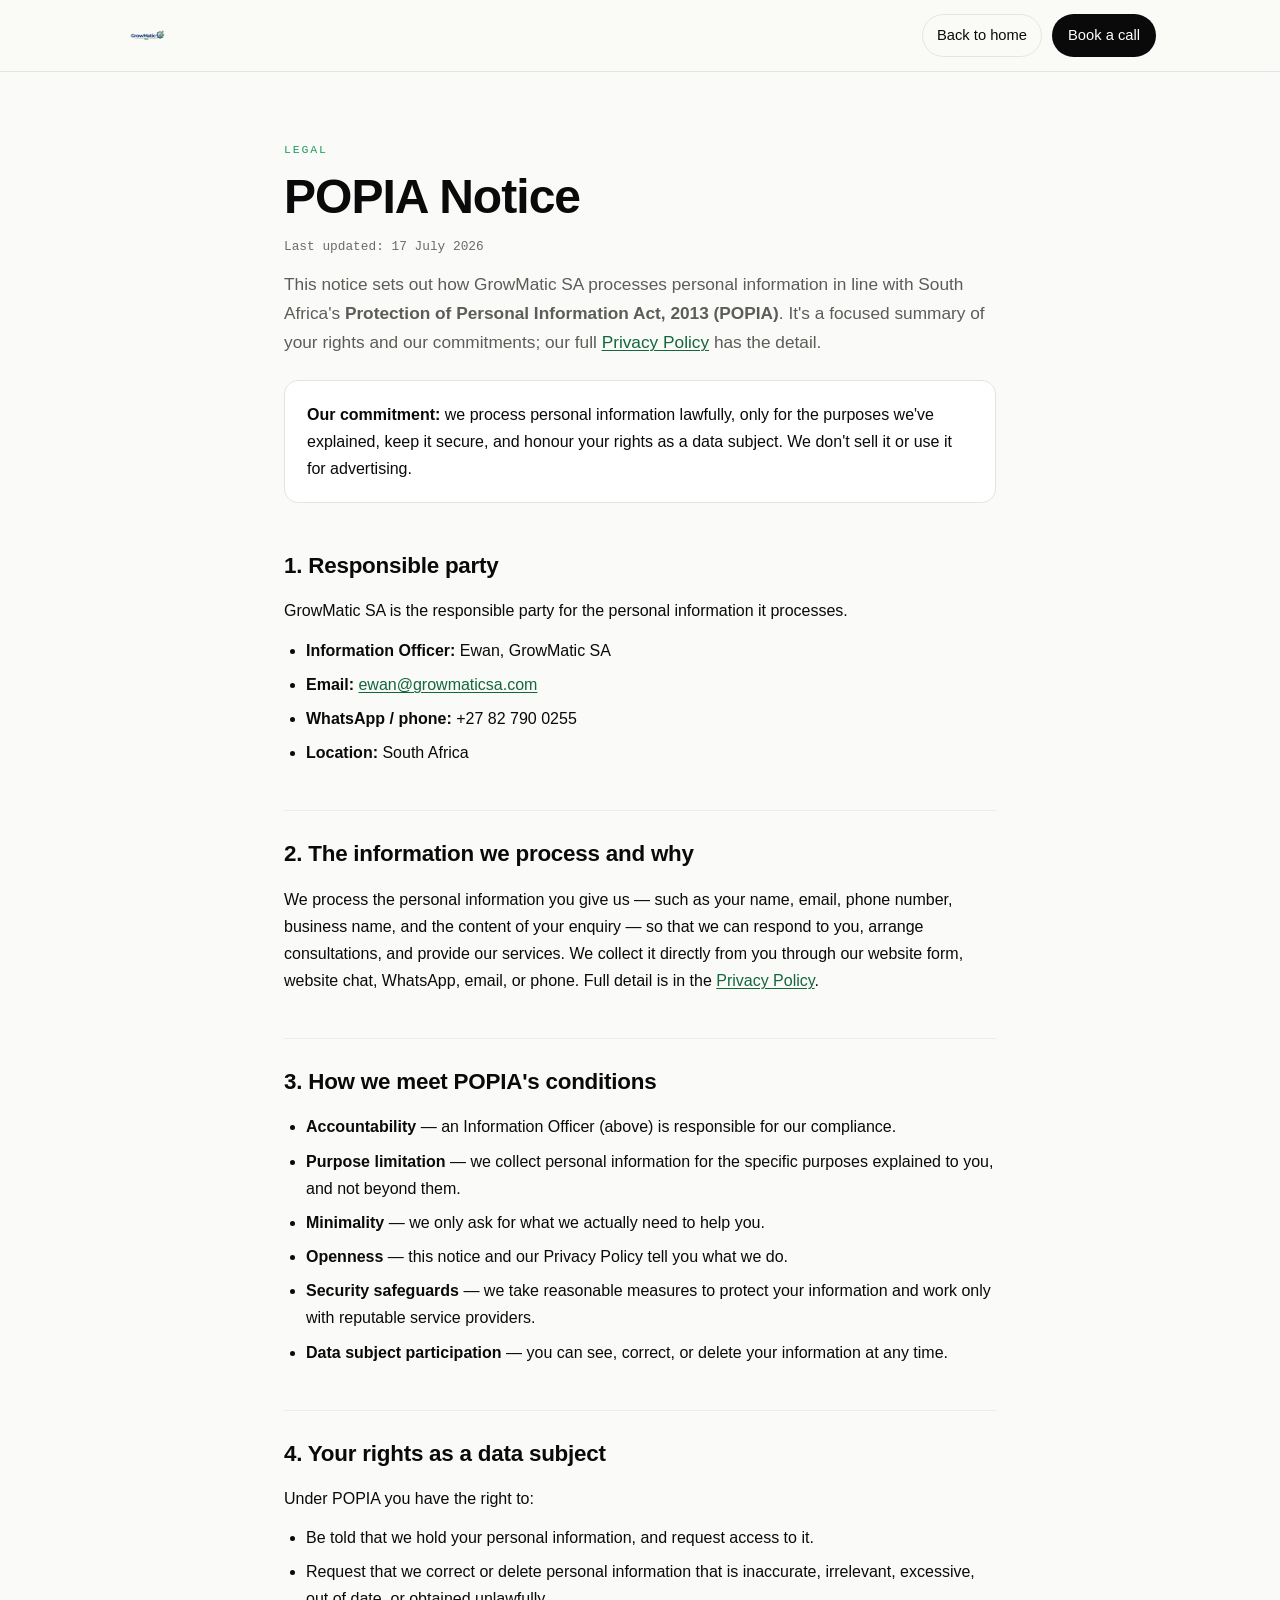
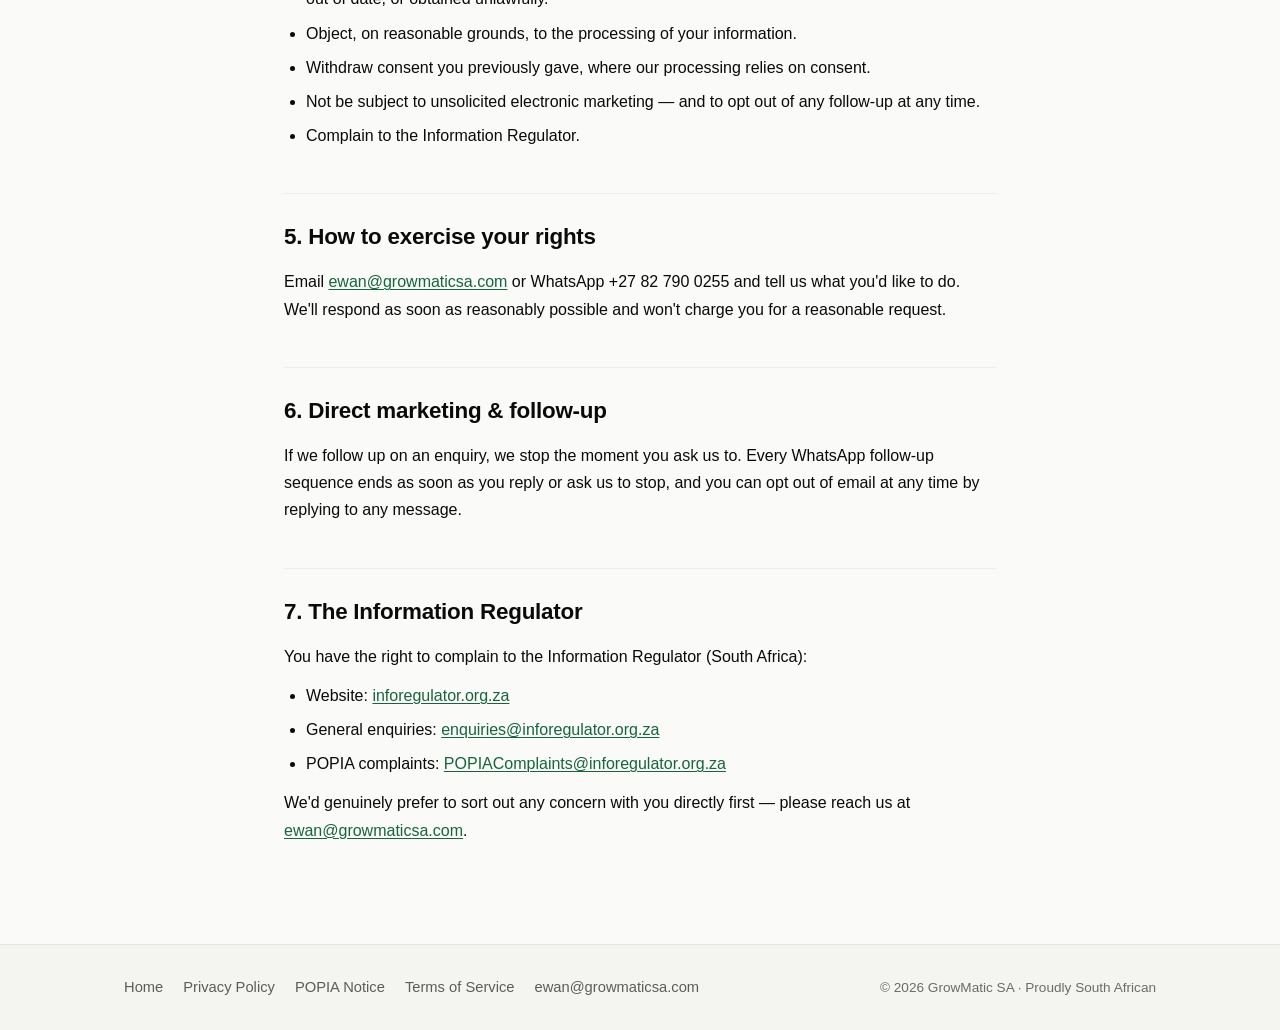
<file: popia.html>
<!DOCTYPE html>
<html lang="en">
<head>
<meta charset="utf-8">
<meta name="viewport" content="width=device-width, initial-scale=1">
<title>POPIA Notice | GrowMatic SA</title>
<meta name="description" content="GrowMatic SA's POPIA notice — how we comply with South Africa's Protection of Personal Information Act and the rights you have as a data subject.">
<link rel="icon" href="assets/logo.png">
<link rel="canonical" href="https://growmaticsa.com/popia.html">
<link rel="stylesheet" href="legal.css?v=20260717">
</head>
<body>

<nav class="legal-nav">
  <div class="legal-nav-inner">
    <a href="/" class="brand" aria-label="GrowMatic SA home"><img src="assets/logo-horizontal.png" alt="GrowMatic SA"></a>
    <div class="legal-nav-actions">
      <a href="/" class="btn-home">Back to home</a>
      <a href="https://wa.me/27827900255" class="btn-wa" target="_blank" rel="noopener noreferrer">Book a call</a>
    </div>
  </div>
</nav>

<main class="legal-doc">
  <p class="legal-eyebrow">Legal</p>
  <h1>POPIA Notice</h1>
  <p class="legal-meta">Last updated: 17 July 2026</p>
  <p class="legal-intro">This notice sets out how GrowMatic SA processes personal information in line with South Africa's <strong>Protection of Personal Information Act, 2013 (POPIA)</strong>. It's a focused summary of your rights and our commitments; our full <a href="privacy.html">Privacy Policy</a> has the detail.</p>

  <div class="legal-callout">
    <p><strong>Our commitment:</strong> we process personal information lawfully, only for the purposes we've explained, keep it secure, and honour your rights as a data subject. We don't sell it or use it for advertising.</p>
  </div>

  <h2>1. Responsible party</h2>
  <p>GrowMatic SA is the responsible party for the personal information it processes.</p>
  <ul>
    <li><strong>Information Officer:</strong> Ewan, GrowMatic SA</li>
    <li><strong>Email:</strong> <a href="mailto:ewan@growmaticsa.com">ewan@growmaticsa.com</a></li>
    <li><strong>WhatsApp / phone:</strong> +27 82 790 0255</li>
    <li><strong>Location:</strong> South Africa</li>
  </ul>

  <h2>2. The information we process and why</h2>
  <p>We process the personal information you give us — such as your name, email, phone number, business name, and the content of your enquiry — so that we can respond to you, arrange consultations, and provide our services. We collect it directly from you through our website form, website chat, WhatsApp, email, or phone. Full detail is in the <a href="privacy.html">Privacy Policy</a>.</p>

  <h2>3. How we meet POPIA's conditions</h2>
  <ul>
    <li><strong>Accountability</strong> — an Information Officer (above) is responsible for our compliance.</li>
    <li><strong>Purpose limitation</strong> — we collect personal information for the specific purposes explained to you, and not beyond them.</li>
    <li><strong>Minimality</strong> — we only ask for what we actually need to help you.</li>
    <li><strong>Openness</strong> — this notice and our Privacy Policy tell you what we do.</li>
    <li><strong>Security safeguards</strong> — we take reasonable measures to protect your information and work only with reputable service providers.</li>
    <li><strong>Data subject participation</strong> — you can see, correct, or delete your information at any time.</li>
  </ul>

  <h2>4. Your rights as a data subject</h2>
  <p>Under POPIA you have the right to:</p>
  <ul>
    <li>Be told that we hold your personal information, and request access to it.</li>
    <li>Request that we correct or delete personal information that is inaccurate, irrelevant, excessive, out of date, or obtained unlawfully.</li>
    <li>Object, on reasonable grounds, to the processing of your information.</li>
    <li>Withdraw consent you previously gave, where our processing relies on consent.</li>
    <li>Not be subject to unsolicited electronic marketing — and to opt out of any follow-up at any time.</li>
    <li>Complain to the Information Regulator.</li>
  </ul>

  <h2>5. How to exercise your rights</h2>
  <p>Email <a href="mailto:ewan@growmaticsa.com">ewan@growmaticsa.com</a> or WhatsApp +27 82 790 0255 and tell us what you'd like to do. We'll respond as soon as reasonably possible and won't charge you for a reasonable request.</p>

  <h2>6. Direct marketing &amp; follow-up</h2>
  <p>If we follow up on an enquiry, we stop the moment you ask us to. Every WhatsApp follow-up sequence ends as soon as you reply or ask us to stop, and you can opt out of email at any time by replying to any message.</p>

  <h2>7. The Information Regulator</h2>
  <p>You have the right to complain to the Information Regulator (South Africa):</p>
  <ul>
    <li>Website: <a href="https://inforegulator.org.za" target="_blank" rel="noopener noreferrer">inforegulator.org.za</a></li>
    <li>General enquiries: <a href="mailto:enquiries@inforegulator.org.za">enquiries@inforegulator.org.za</a></li>
    <li>POPIA complaints: <a href="mailto:POPIAComplaints@inforegulator.org.za">POPIAComplaints@inforegulator.org.za</a></li>
  </ul>
  <p>We'd genuinely prefer to sort out any concern with you directly first — please reach us at <a href="mailto:ewan@growmaticsa.com">ewan@growmaticsa.com</a>.</p>
</main>

<footer class="legal-footer">
  <div class="legal-footer-inner">
    <div class="legal-footer-links">
      <a href="/">Home</a>
      <a href="privacy.html">Privacy Policy</a>
      <a href="popia.html">POPIA Notice</a>
      <a href="terms.html">Terms of Service</a>
      <a href="mailto:ewan@growmaticsa.com">ewan@growmaticsa.com</a>
    </div>
    <div class="legal-footer-meta">© 2026 GrowMatic SA · Proudly South African</div>
  </div>
</footer>

</body>
</html>
</file>
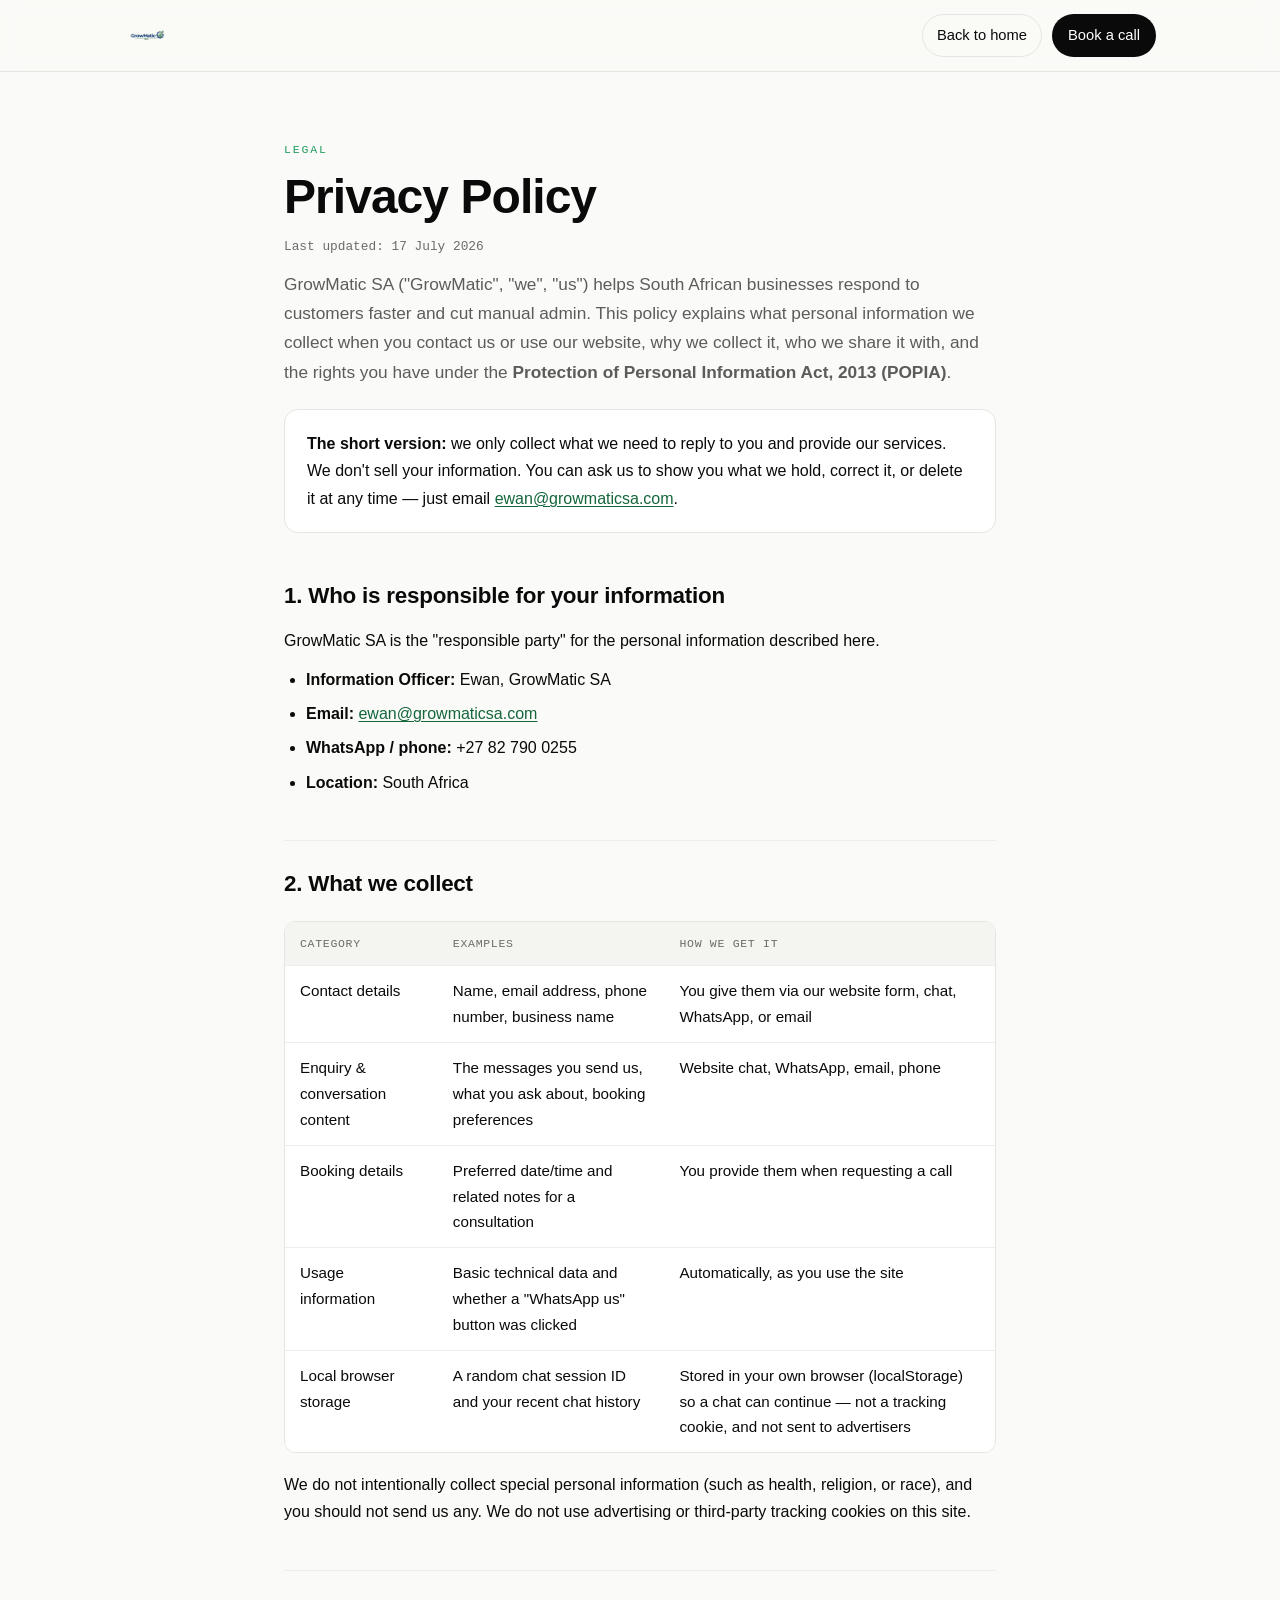
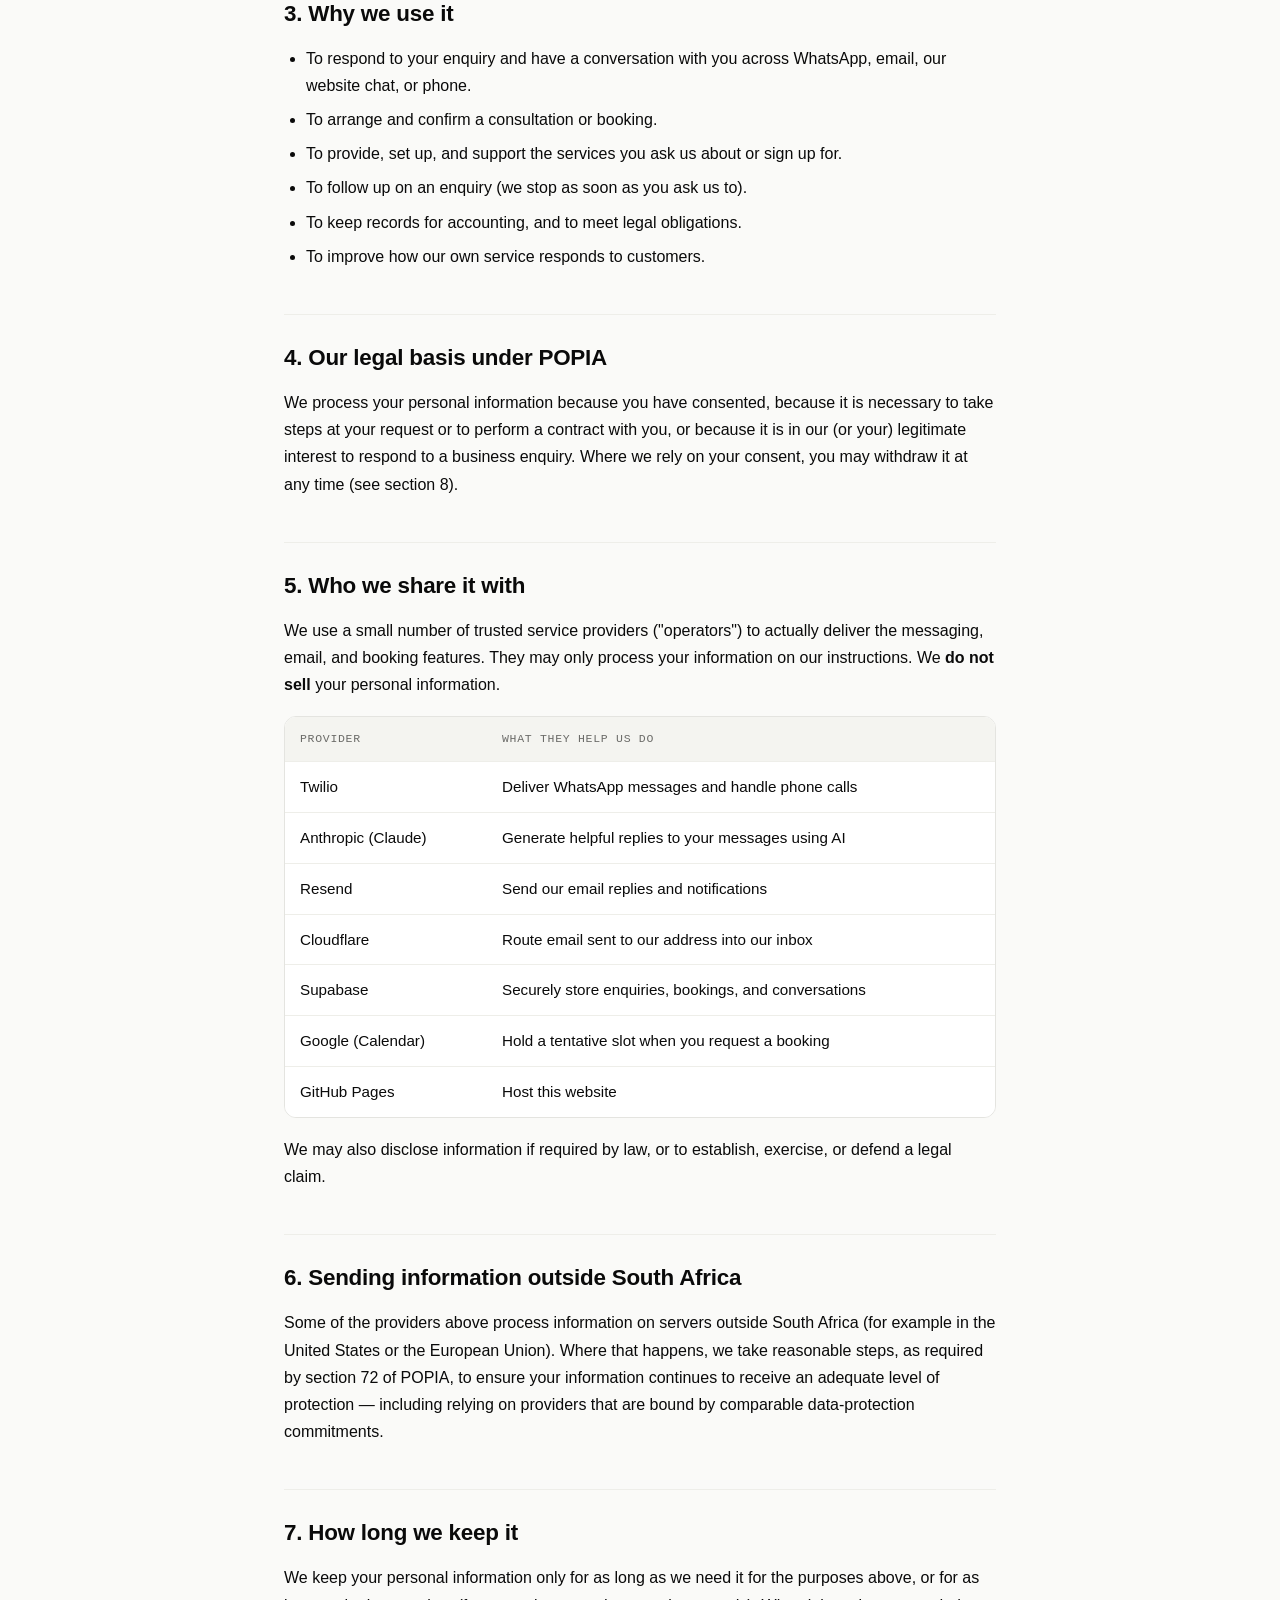
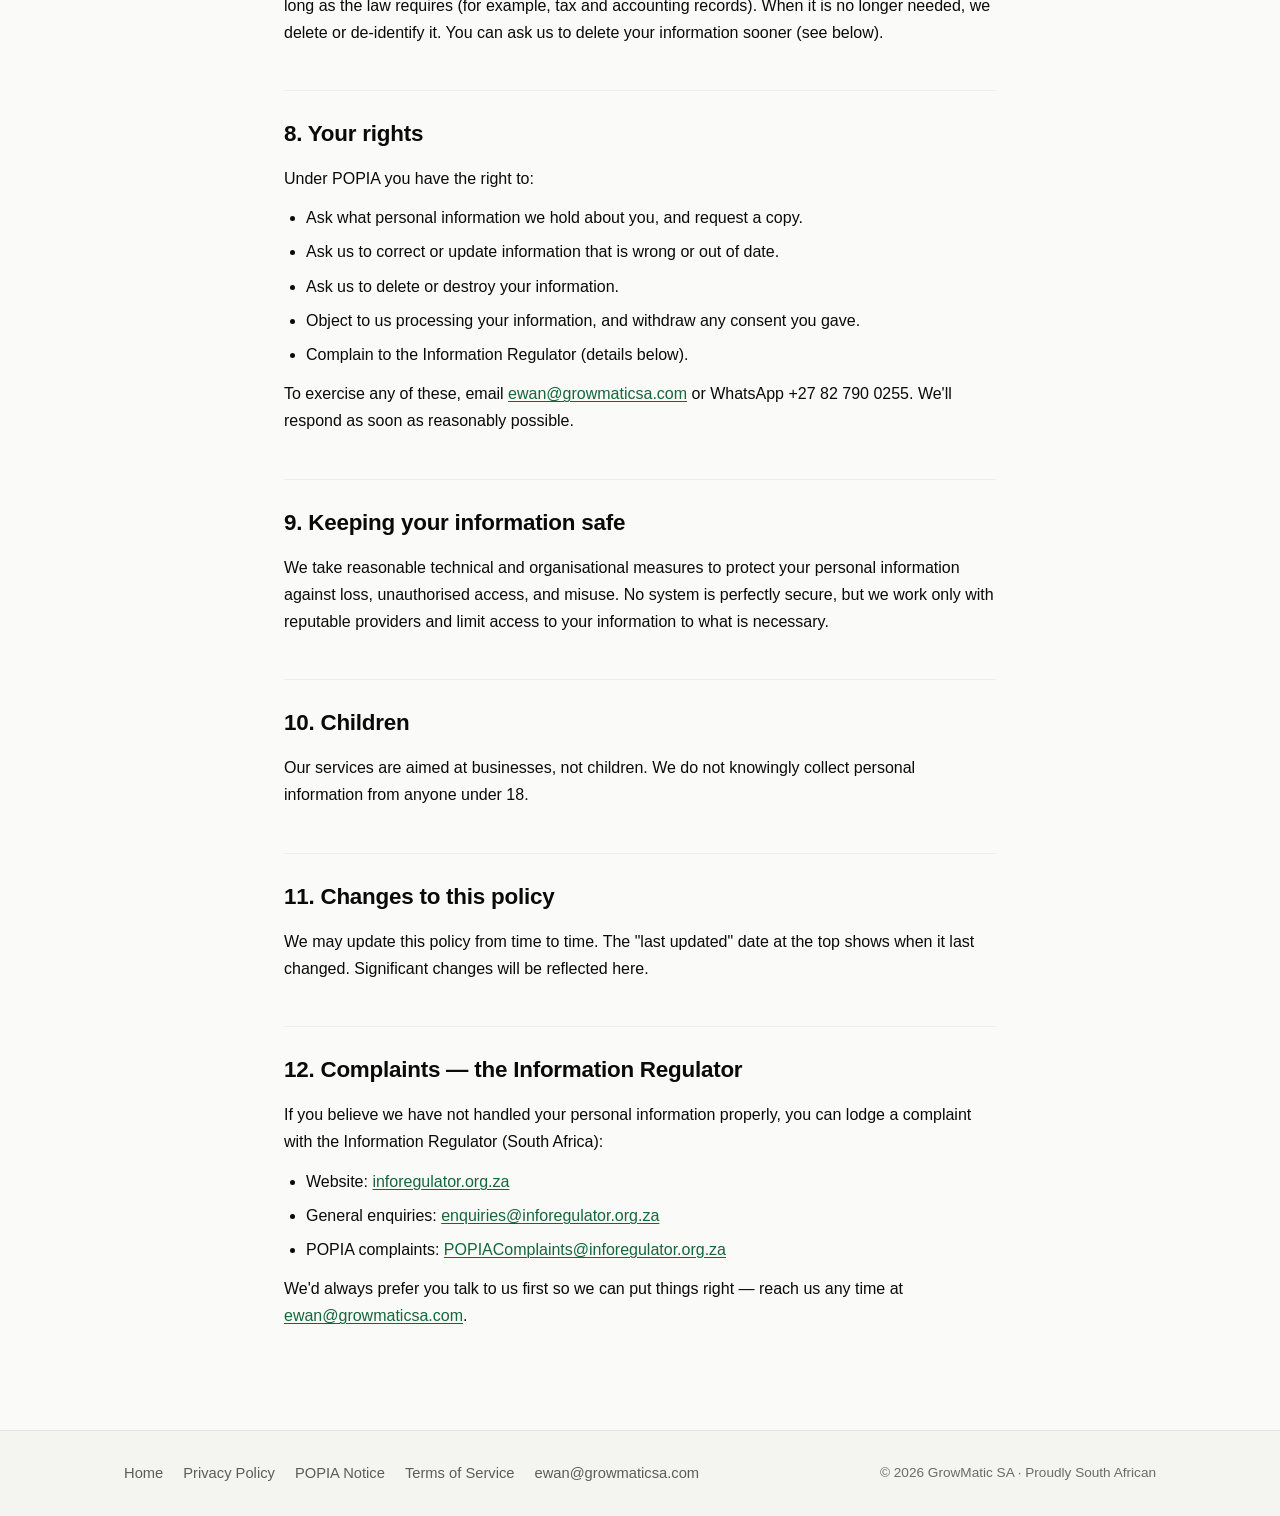
<file: privacy.html>
<!DOCTYPE html>
<html lang="en">
<head>
<meta charset="utf-8">
<meta name="viewport" content="width=device-width, initial-scale=1">
<title>Privacy Policy | GrowMatic SA</title>
<meta name="description" content="How GrowMatic SA collects, uses, and protects your personal information, in line with South Africa's POPIA.">
<link rel="icon" href="assets/logo.png">
<link rel="canonical" href="https://growmaticsa.com/privacy.html">
<link rel="stylesheet" href="legal.css?v=20260717">
</head>
<body>

<nav class="legal-nav">
  <div class="legal-nav-inner">
    <a href="/" class="brand" aria-label="GrowMatic SA home"><img src="assets/logo-horizontal.png" alt="GrowMatic SA"></a>
    <div class="legal-nav-actions">
      <a href="/" class="btn-home">Back to home</a>
      <a href="https://wa.me/27827900255" class="btn-wa" target="_blank" rel="noopener noreferrer">Book a call</a>
    </div>
  </div>
</nav>

<main class="legal-doc">
  <p class="legal-eyebrow">Legal</p>
  <h1>Privacy Policy</h1>
  <p class="legal-meta">Last updated: 17 July 2026</p>
  <p class="legal-intro">GrowMatic SA ("GrowMatic", "we", "us") helps South African businesses respond to customers faster and cut manual admin. This policy explains what personal information we collect when you contact us or use our website, why we collect it, who we share it with, and the rights you have under the <strong>Protection of Personal Information Act, 2013 (POPIA)</strong>.</p>

  <div class="legal-callout">
    <p><strong>The short version:</strong> we only collect what we need to reply to you and provide our services. We don't sell your information. You can ask us to show you what we hold, correct it, or delete it at any time — just email <a href="mailto:ewan@growmaticsa.com">ewan@growmaticsa.com</a>.</p>
  </div>

  <h2>1. Who is responsible for your information</h2>
  <p>GrowMatic SA is the "responsible party" for the personal information described here.</p>
  <ul>
    <li><strong>Information Officer:</strong> Ewan, GrowMatic SA</li>
    <li><strong>Email:</strong> <a href="mailto:ewan@growmaticsa.com">ewan@growmaticsa.com</a></li>
    <li><strong>WhatsApp / phone:</strong> +27 82 790 0255</li>
    <li><strong>Location:</strong> South Africa</li>
  </ul>

  <h2>2. What we collect</h2>
  <div class="legal-table-wrap">
    <table class="legal-table">
      <thead><tr><th>Category</th><th>Examples</th><th>How we get it</th></tr></thead>
      <tbody>
        <tr><td>Contact details</td><td>Name, email address, phone number, business name</td><td>You give them via our website form, chat, WhatsApp, or email</td></tr>
        <tr><td>Enquiry &amp; conversation content</td><td>The messages you send us, what you ask about, booking preferences</td><td>Website chat, WhatsApp, email, phone</td></tr>
        <tr><td>Booking details</td><td>Preferred date/time and related notes for a consultation</td><td>You provide them when requesting a call</td></tr>
        <tr><td>Usage information</td><td>Basic technical data and whether a "WhatsApp us" button was clicked</td><td>Automatically, as you use the site</td></tr>
        <tr><td>Local browser storage</td><td>A random chat session ID and your recent chat history</td><td>Stored in your own browser (localStorage) so a chat can continue — not a tracking cookie, and not sent to advertisers</td></tr>
      </tbody>
    </table>
  </div>
  <p>We do not intentionally collect special personal information (such as health, religion, or race), and you should not send us any. We do not use advertising or third-party tracking cookies on this site.</p>

  <h2>3. Why we use it</h2>
  <ul>
    <li>To respond to your enquiry and have a conversation with you across WhatsApp, email, our website chat, or phone.</li>
    <li>To arrange and confirm a consultation or booking.</li>
    <li>To provide, set up, and support the services you ask us about or sign up for.</li>
    <li>To follow up on an enquiry (we stop as soon as you ask us to).</li>
    <li>To keep records for accounting, and to meet legal obligations.</li>
    <li>To improve how our own service responds to customers.</li>
  </ul>

  <h2>4. Our legal basis under POPIA</h2>
  <p>We process your personal information because you have consented, because it is necessary to take steps at your request or to perform a contract with you, or because it is in our (or your) legitimate interest to respond to a business enquiry. Where we rely on your consent, you may withdraw it at any time (see section 8).</p>

  <h2>5. Who we share it with</h2>
  <p>We use a small number of trusted service providers ("operators") to actually deliver the messaging, email, and booking features. They may only process your information on our instructions. We <strong>do not sell</strong> your personal information.</p>
  <div class="legal-table-wrap">
    <table class="legal-table">
      <thead><tr><th>Provider</th><th>What they help us do</th></tr></thead>
      <tbody>
        <tr><td>Twilio</td><td>Deliver WhatsApp messages and handle phone calls</td></tr>
        <tr><td>Anthropic (Claude)</td><td>Generate helpful replies to your messages using AI</td></tr>
        <tr><td>Resend</td><td>Send our email replies and notifications</td></tr>
        <tr><td>Cloudflare</td><td>Route email sent to our address into our inbox</td></tr>
        <tr><td>Supabase</td><td>Securely store enquiries, bookings, and conversations</td></tr>
        <tr><td>Google (Calendar)</td><td>Hold a tentative slot when you request a booking</td></tr>
        <tr><td>GitHub Pages</td><td>Host this website</td></tr>
      </tbody>
    </table>
  </div>
  <p>We may also disclose information if required by law, or to establish, exercise, or defend a legal claim.</p>

  <h2>6. Sending information outside South Africa</h2>
  <p>Some of the providers above process information on servers outside South Africa (for example in the United States or the European Union). Where that happens, we take reasonable steps, as required by section 72 of POPIA, to ensure your information continues to receive an adequate level of protection — including relying on providers that are bound by comparable data-protection commitments.</p>

  <h2>7. How long we keep it</h2>
  <p>We keep your personal information only for as long as we need it for the purposes above, or for as long as the law requires (for example, tax and accounting records). When it is no longer needed, we delete or de-identify it. You can ask us to delete your information sooner (see below).</p>

  <h2>8. Your rights</h2>
  <p>Under POPIA you have the right to:</p>
  <ul>
    <li>Ask what personal information we hold about you, and request a copy.</li>
    <li>Ask us to correct or update information that is wrong or out of date.</li>
    <li>Ask us to delete or destroy your information.</li>
    <li>Object to us processing your information, and withdraw any consent you gave.</li>
    <li>Complain to the Information Regulator (details below).</li>
  </ul>
  <p>To exercise any of these, email <a href="mailto:ewan@growmaticsa.com">ewan@growmaticsa.com</a> or WhatsApp +27 82 790 0255. We'll respond as soon as reasonably possible.</p>

  <h2>9. Keeping your information safe</h2>
  <p>We take reasonable technical and organisational measures to protect your personal information against loss, unauthorised access, and misuse. No system is perfectly secure, but we work only with reputable providers and limit access to your information to what is necessary.</p>

  <h2>10. Children</h2>
  <p>Our services are aimed at businesses, not children. We do not knowingly collect personal information from anyone under 18.</p>

  <h2>11. Changes to this policy</h2>
  <p>We may update this policy from time to time. The "last updated" date at the top shows when it last changed. Significant changes will be reflected here.</p>

  <h2>12. Complaints — the Information Regulator</h2>
  <p>If you believe we have not handled your personal information properly, you can lodge a complaint with the Information Regulator (South Africa):</p>
  <ul>
    <li>Website: <a href="https://inforegulator.org.za" target="_blank" rel="noopener noreferrer">inforegulator.org.za</a></li>
    <li>General enquiries: <a href="mailto:enquiries@inforegulator.org.za">enquiries@inforegulator.org.za</a></li>
    <li>POPIA complaints: <a href="mailto:POPIAComplaints@inforegulator.org.za">POPIAComplaints@inforegulator.org.za</a></li>
  </ul>
  <p>We'd always prefer you talk to us first so we can put things right — reach us any time at <a href="mailto:ewan@growmaticsa.com">ewan@growmaticsa.com</a>.</p>
</main>

<footer class="legal-footer">
  <div class="legal-footer-inner">
    <div class="legal-footer-links">
      <a href="/">Home</a>
      <a href="privacy.html">Privacy Policy</a>
      <a href="popia.html">POPIA Notice</a>
      <a href="terms.html">Terms of Service</a>
      <a href="mailto:ewan@growmaticsa.com">ewan@growmaticsa.com</a>
    </div>
    <div class="legal-footer-meta">© 2026 GrowMatic SA · Proudly South African</div>
  </div>
</footer>

</body>
</html>
</file>
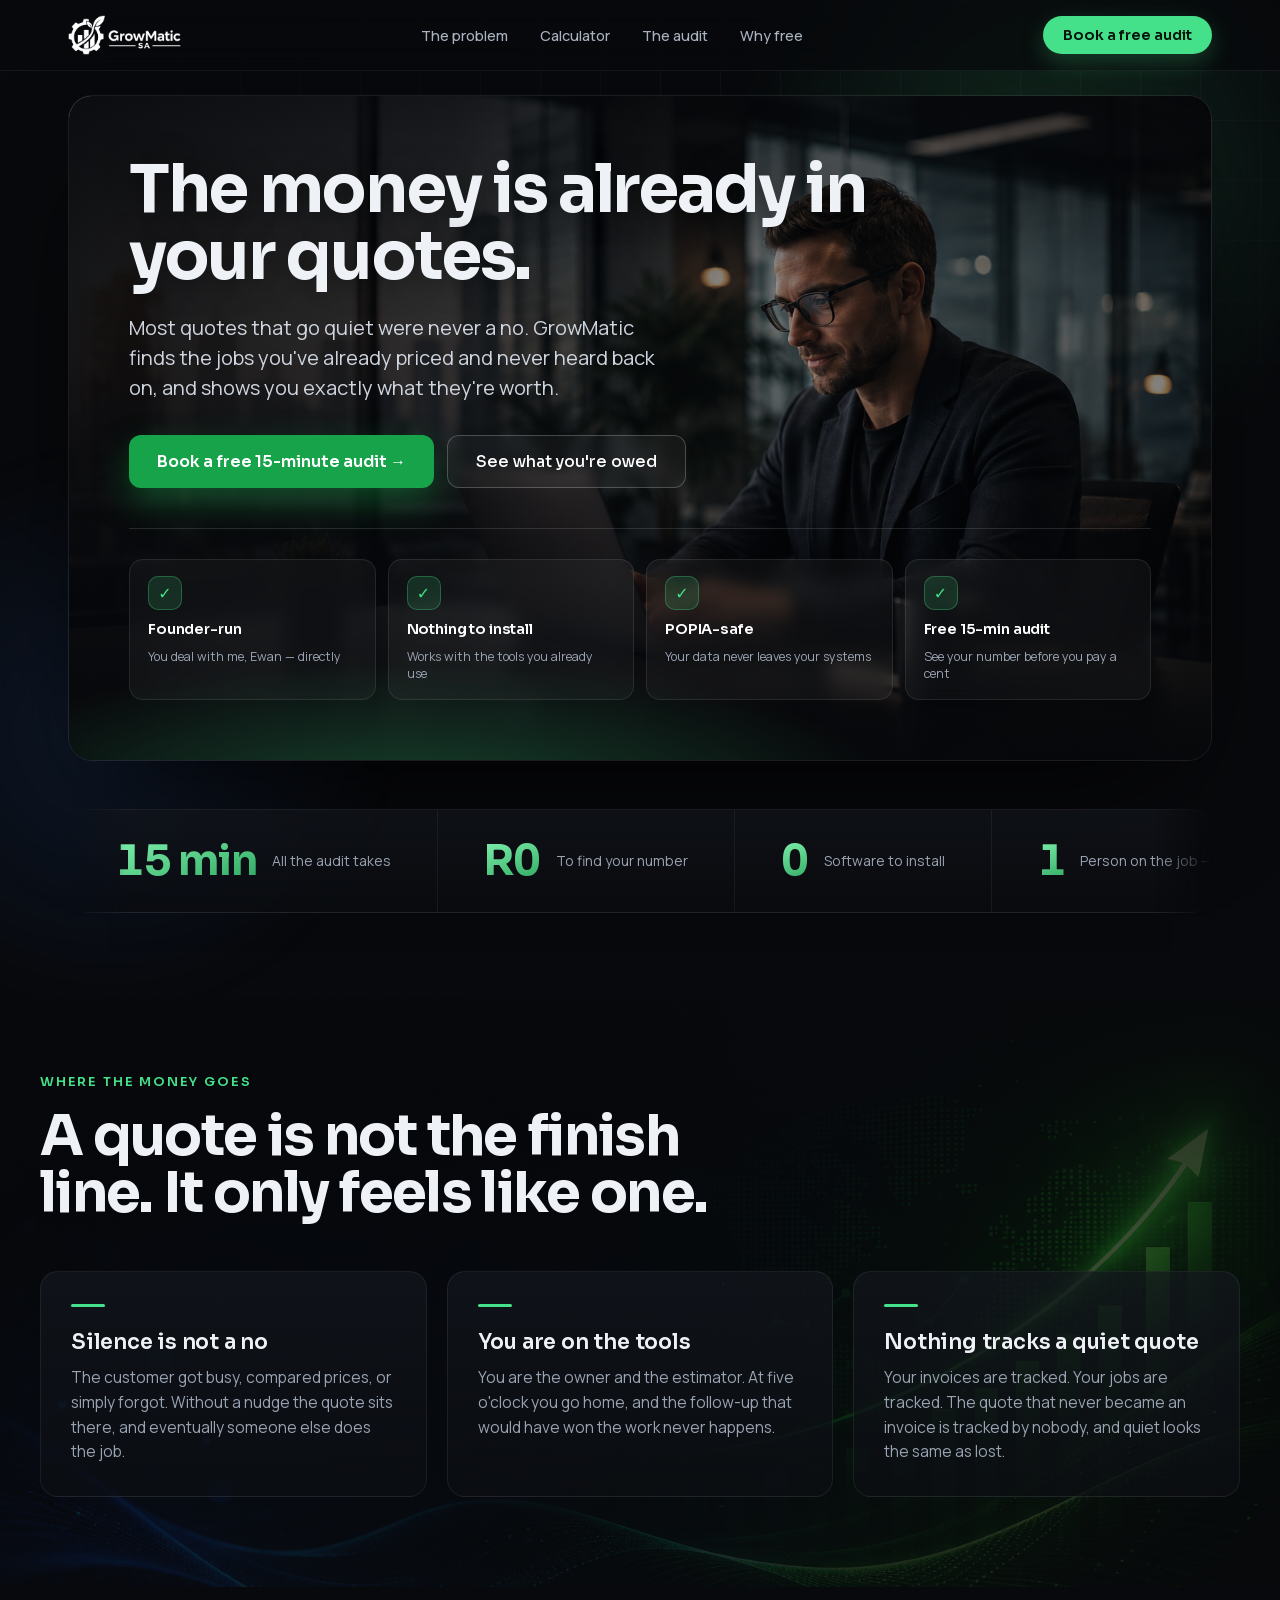
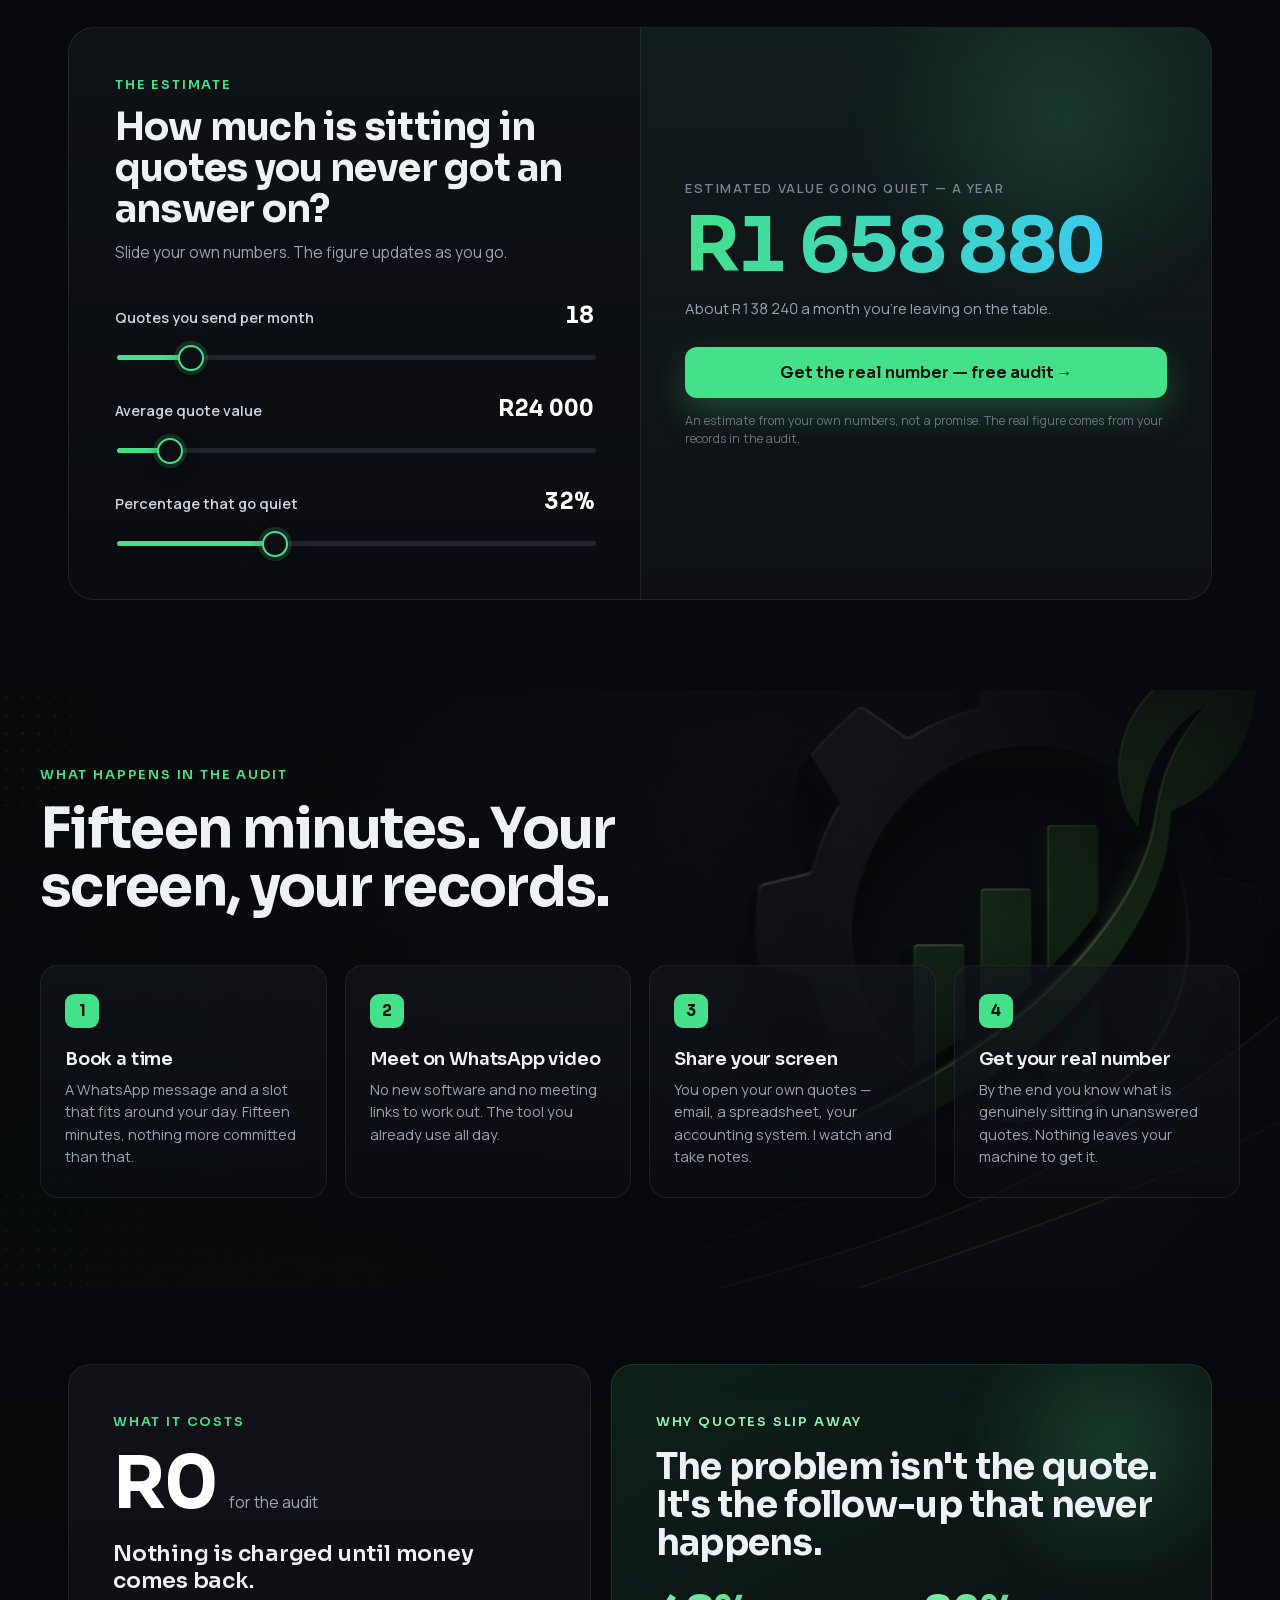
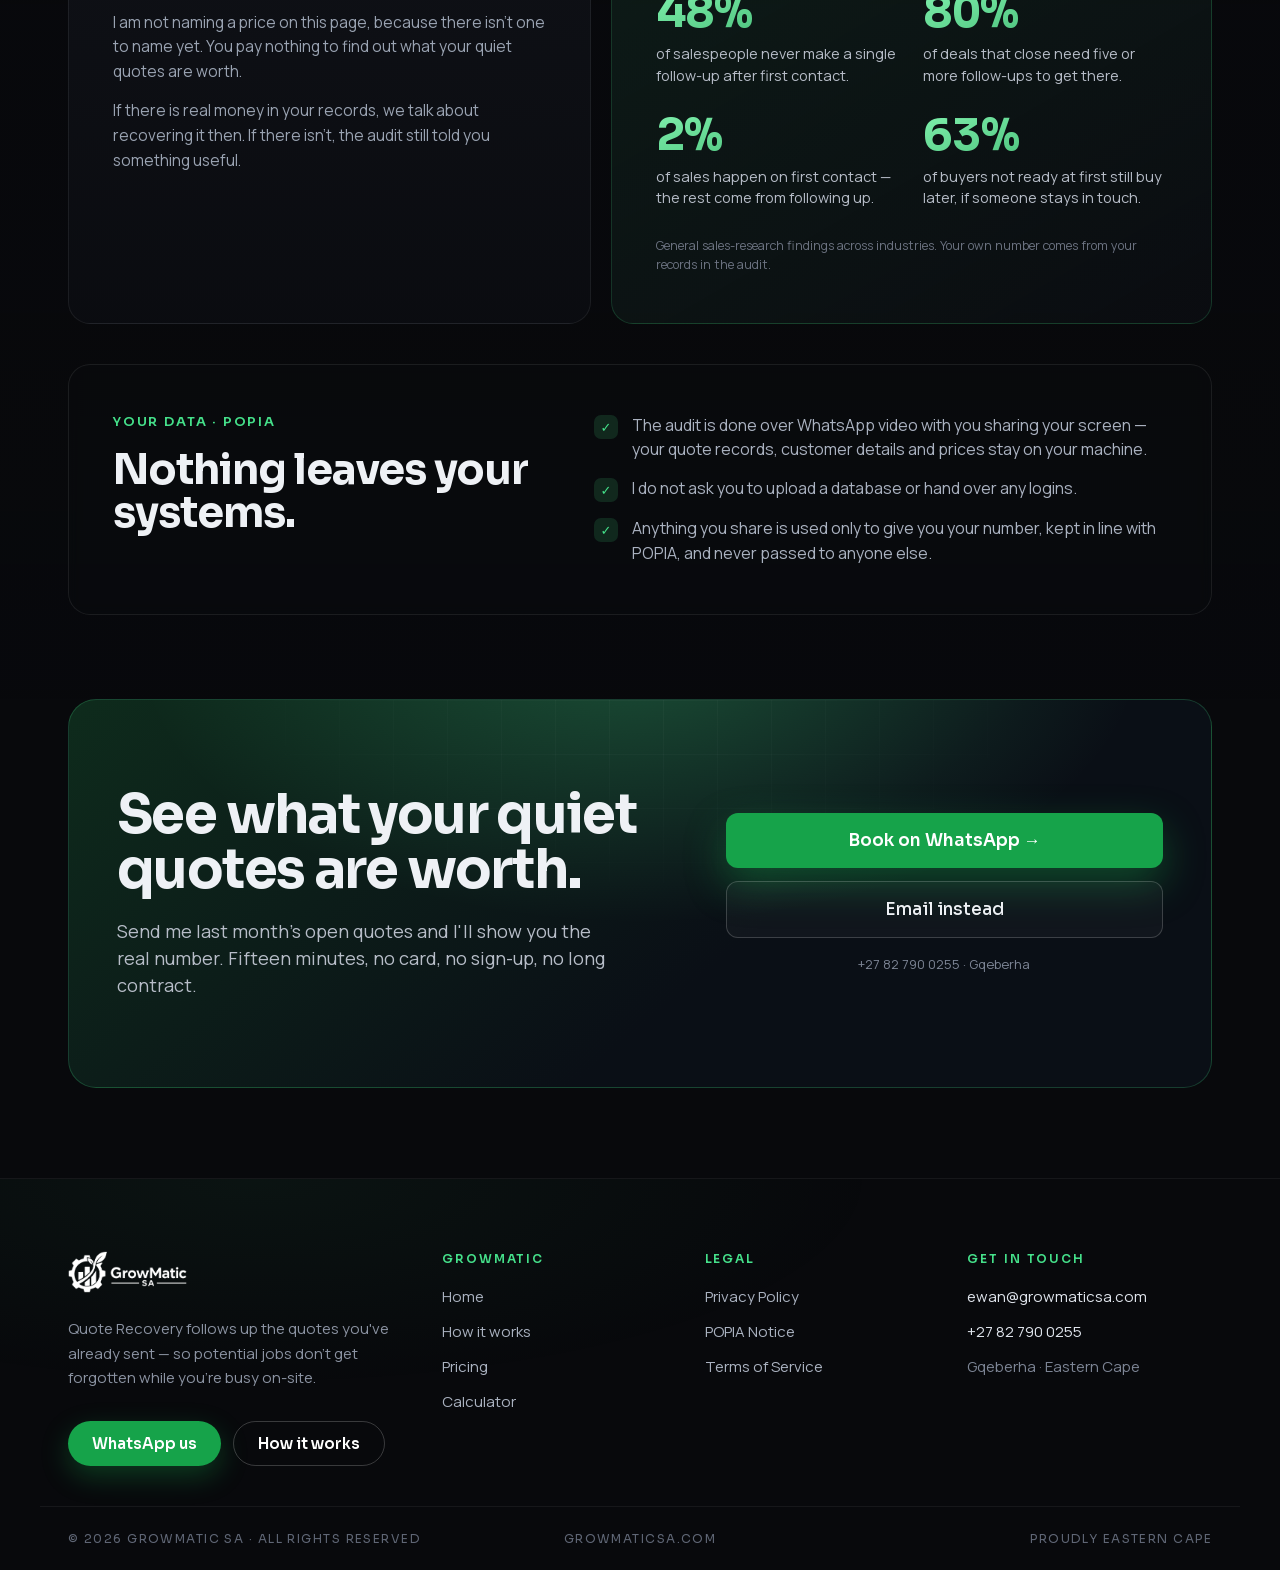
<file: quote-recovery.html>
<!DOCTYPE html>
<html lang="en">
<head>
<meta charset="utf-8">
<meta http-equiv="refresh" content="0; url=/">
<link rel="canonical" href="https://growmaticsa.com/">
<title>GrowMatic SA — Turn More Quotes Into Paying Jobs</title>
<meta name="robots" content="noindex">
<script>location.replace('/');</script>
</head>
<body>
<p>This page has moved. <a href="/">Continue to growmaticsa.com</a>.</p>
</body>
</html>
</file>
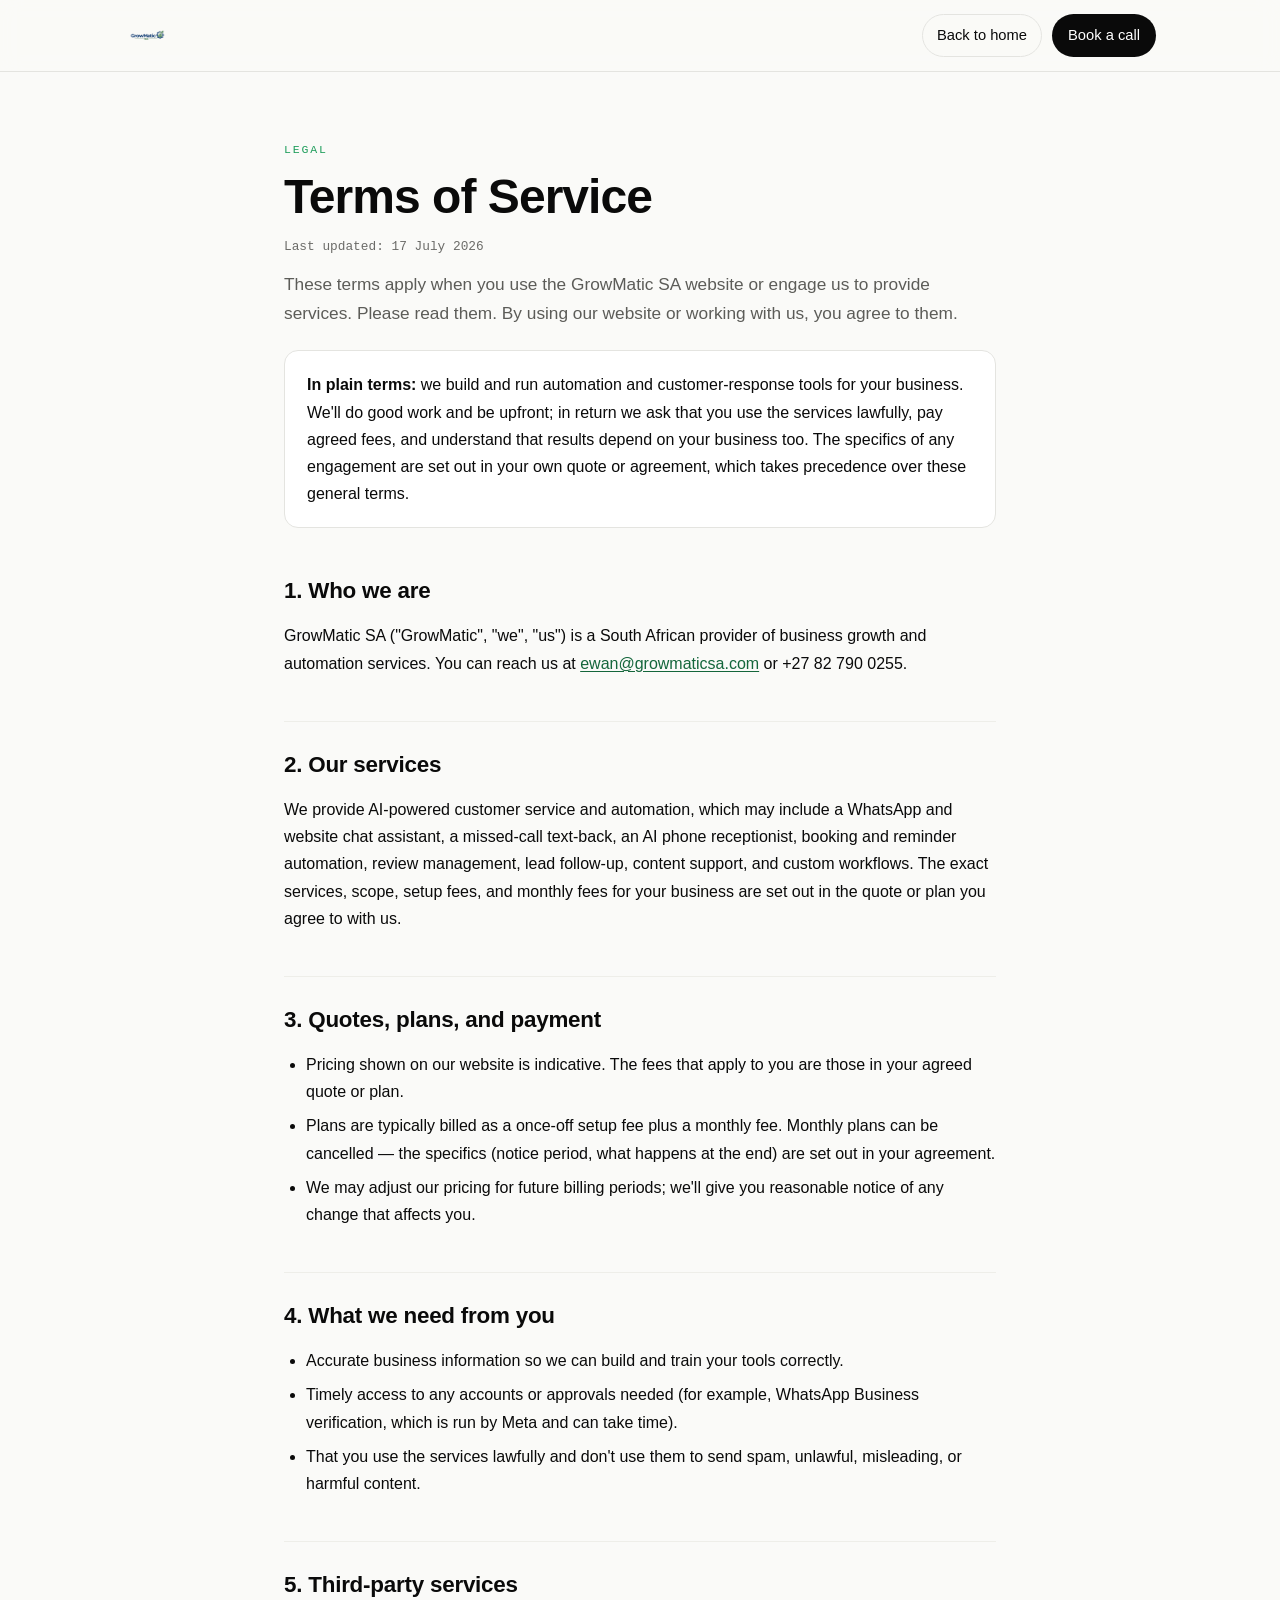
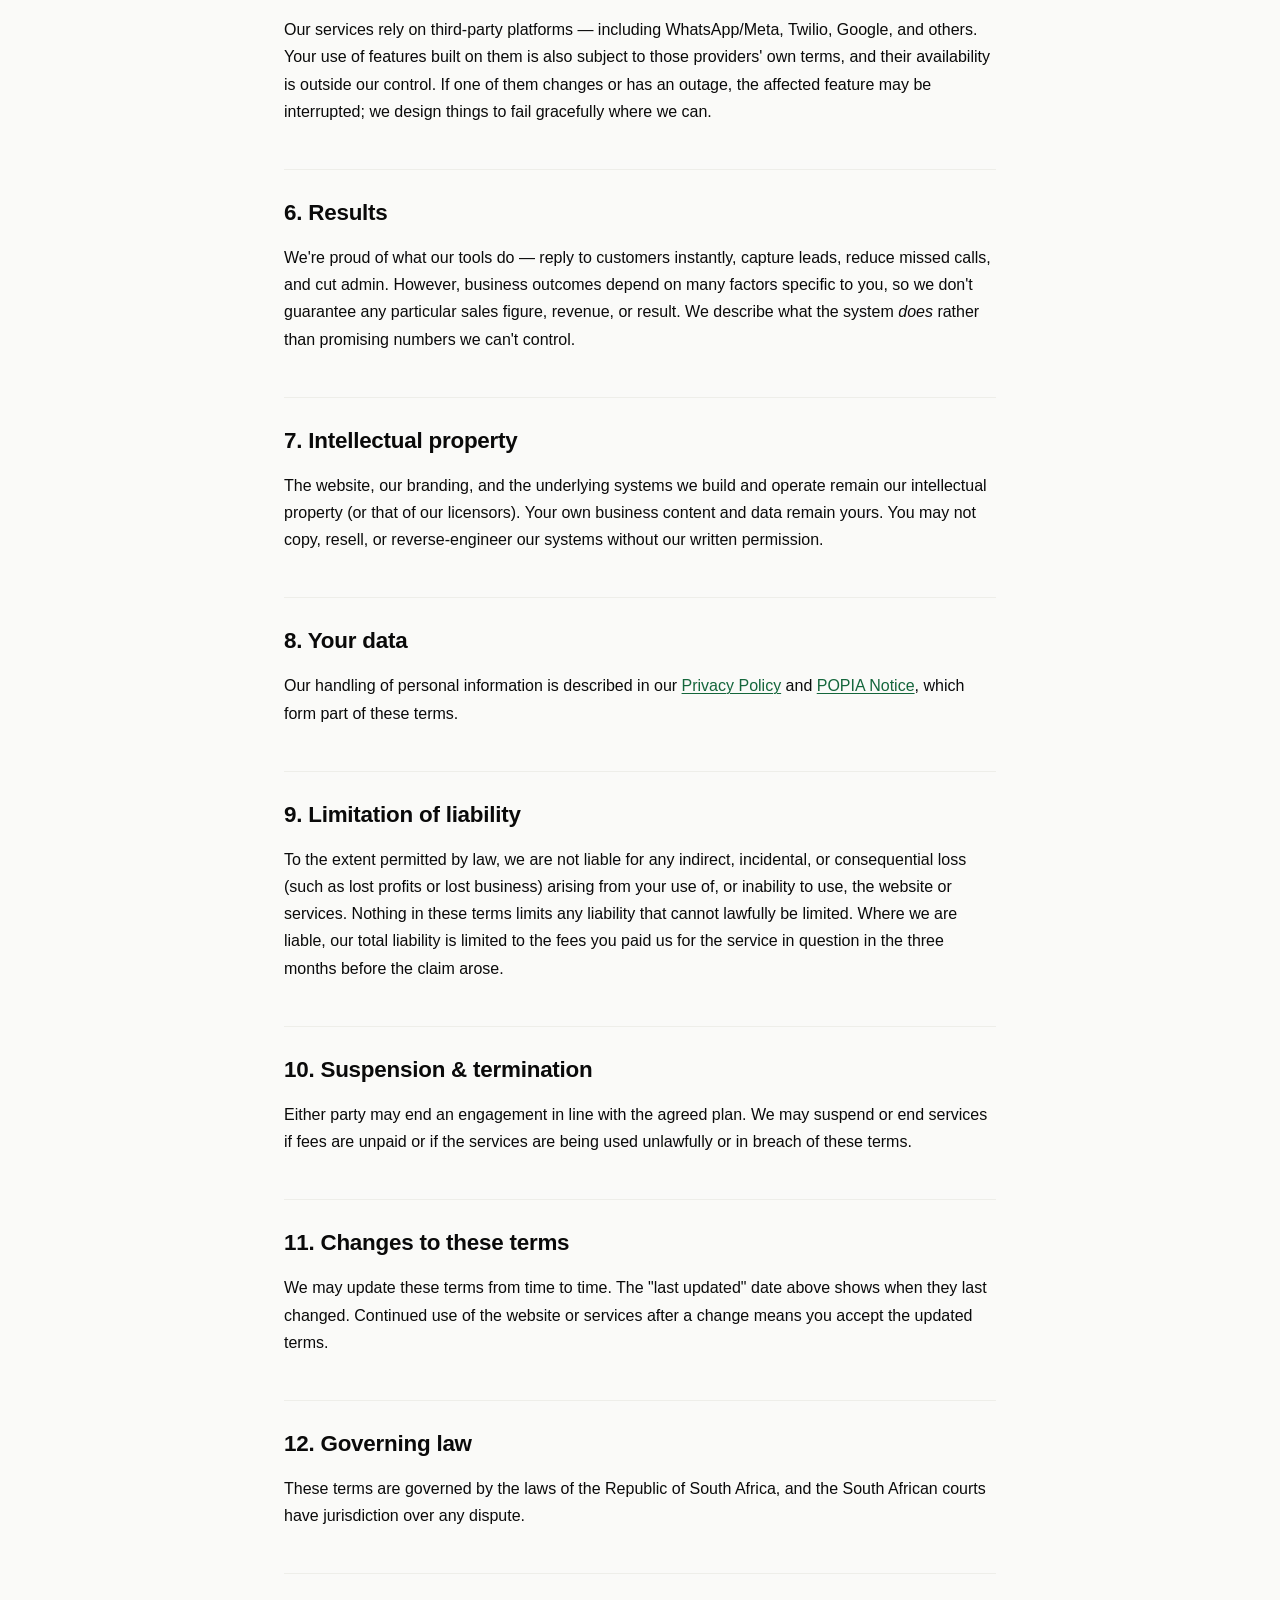
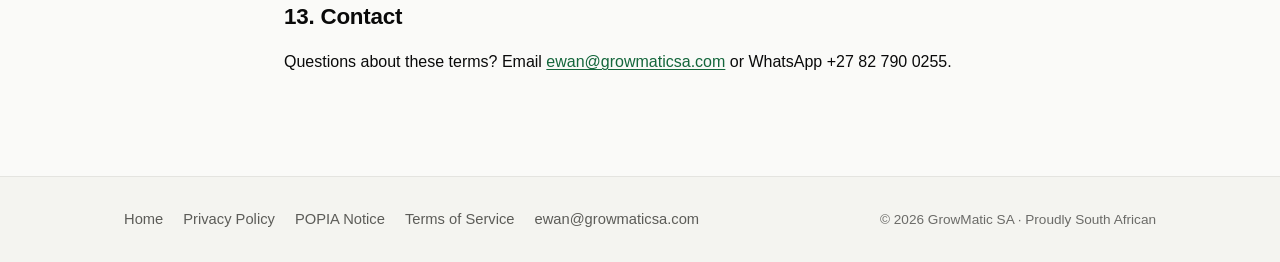
<file: terms.html>
<!DOCTYPE html>
<html lang="en">
<head>
<meta charset="utf-8">
<meta name="viewport" content="width=device-width, initial-scale=1">
<title>Terms of Service | GrowMatic SA</title>
<meta name="description" content="The terms that apply when you use GrowMatic SA's website and services.">
<link rel="icon" href="assets/logo.png">
<link rel="canonical" href="https://growmaticsa.com/terms.html">
<link rel="stylesheet" href="legal.css?v=20260717">
</head>
<body>

<nav class="legal-nav">
  <div class="legal-nav-inner">
    <a href="/" class="brand" aria-label="GrowMatic SA home"><img src="assets/logo-horizontal.png" alt="GrowMatic SA"></a>
    <div class="legal-nav-actions">
      <a href="/" class="btn-home">Back to home</a>
      <a href="https://wa.me/27827900255" class="btn-wa" target="_blank" rel="noopener noreferrer">Book a call</a>
    </div>
  </div>
</nav>

<main class="legal-doc">
  <p class="legal-eyebrow">Legal</p>
  <h1>Terms of Service</h1>
  <p class="legal-meta">Last updated: 17 July 2026</p>
  <p class="legal-intro">These terms apply when you use the GrowMatic SA website or engage us to provide services. Please read them. By using our website or working with us, you agree to them.</p>

  <div class="legal-callout">
    <p><strong>In plain terms:</strong> we build and run automation and customer-response tools for your business. We'll do good work and be upfront; in return we ask that you use the services lawfully, pay agreed fees, and understand that results depend on your business too. The specifics of any engagement are set out in your own quote or agreement, which takes precedence over these general terms.</p>
  </div>

  <h2>1. Who we are</h2>
  <p>GrowMatic SA ("GrowMatic", "we", "us") is a South African provider of business growth and automation services. You can reach us at <a href="mailto:ewan@growmaticsa.com">ewan@growmaticsa.com</a> or +27 82 790 0255.</p>

  <h2>2. Our services</h2>
  <p>We provide AI-powered customer service and automation, which may include a WhatsApp and website chat assistant, a missed-call text-back, an AI phone receptionist, booking and reminder automation, review management, lead follow-up, content support, and custom workflows. The exact services, scope, setup fees, and monthly fees for your business are set out in the quote or plan you agree to with us.</p>

  <h2>3. Quotes, plans, and payment</h2>
  <ul>
    <li>Pricing shown on our website is indicative. The fees that apply to you are those in your agreed quote or plan.</li>
    <li>Plans are typically billed as a once-off setup fee plus a monthly fee. Monthly plans can be cancelled — the specifics (notice period, what happens at the end) are set out in your agreement.</li>
    <li>We may adjust our pricing for future billing periods; we'll give you reasonable notice of any change that affects you.</li>
  </ul>

  <h2>4. What we need from you</h2>
  <ul>
    <li>Accurate business information so we can build and train your tools correctly.</li>
    <li>Timely access to any accounts or approvals needed (for example, WhatsApp Business verification, which is run by Meta and can take time).</li>
    <li>That you use the services lawfully and don't use them to send spam, unlawful, misleading, or harmful content.</li>
  </ul>

  <h2>5. Third-party services</h2>
  <p>Our services rely on third-party platforms — including WhatsApp/Meta, Twilio, Google, and others. Your use of features built on them is also subject to those providers' own terms, and their availability is outside our control. If one of them changes or has an outage, the affected feature may be interrupted; we design things to fail gracefully where we can.</p>

  <h2>6. Results</h2>
  <p>We're proud of what our tools do — reply to customers instantly, capture leads, reduce missed calls, and cut admin. However, business outcomes depend on many factors specific to you, so we don't guarantee any particular sales figure, revenue, or result. We describe what the system <em>does</em> rather than promising numbers we can't control.</p>

  <h2>7. Intellectual property</h2>
  <p>The website, our branding, and the underlying systems we build and operate remain our intellectual property (or that of our licensors). Your own business content and data remain yours. You may not copy, resell, or reverse-engineer our systems without our written permission.</p>

  <h2>8. Your data</h2>
  <p>Our handling of personal information is described in our <a href="privacy.html">Privacy Policy</a> and <a href="popia.html">POPIA Notice</a>, which form part of these terms.</p>

  <h2>9. Limitation of liability</h2>
  <p>To the extent permitted by law, we are not liable for any indirect, incidental, or consequential loss (such as lost profits or lost business) arising from your use of, or inability to use, the website or services. Nothing in these terms limits any liability that cannot lawfully be limited. Where we are liable, our total liability is limited to the fees you paid us for the service in question in the three months before the claim arose.</p>

  <h2>10. Suspension &amp; termination</h2>
  <p>Either party may end an engagement in line with the agreed plan. We may suspend or end services if fees are unpaid or if the services are being used unlawfully or in breach of these terms.</p>

  <h2>11. Changes to these terms</h2>
  <p>We may update these terms from time to time. The "last updated" date above shows when they last changed. Continued use of the website or services after a change means you accept the updated terms.</p>

  <h2>12. Governing law</h2>
  <p>These terms are governed by the laws of the Republic of South Africa, and the South African courts have jurisdiction over any dispute.</p>

  <h2>13. Contact</h2>
  <p>Questions about these terms? Email <a href="mailto:ewan@growmaticsa.com">ewan@growmaticsa.com</a> or WhatsApp +27 82 790 0255.</p>
</main>

<footer class="legal-footer">
  <div class="legal-footer-inner">
    <div class="legal-footer-links">
      <a href="/">Home</a>
      <a href="privacy.html">Privacy Policy</a>
      <a href="popia.html">POPIA Notice</a>
      <a href="terms.html">Terms of Service</a>
      <a href="mailto:ewan@growmaticsa.com">ewan@growmaticsa.com</a>
    </div>
    <div class="legal-footer-meta">© 2026 GrowMatic SA · Proudly South African</div>
  </div>
</footer>

</body>
</html>
</file>
<file: legal.css>
/* Shared styling for GrowMatic SA's legal pages (privacy, POPIA, terms).
   Self-contained on purpose: these pages don't load script.js, so nothing
   depends on the interactive homepage JS. Tokens and type mirror the main
   site (Syne display, DM Sans body, IBM Plex Mono labels, green accent) so
   the pages read as part of growmaticsa.com. The site is light-only, so
   these pages deliberately commit to the same single light treatment. */

:root {
  --bg: #fafaf8;
  --panel: #ffffff;
  --ink: #0a0a0a;
  --gray: #5c5c58;
  --gray-soft: #6b6b68;
  --green: #1f9d5c;
  --green-dark: #17794699;
  --green-ink: #14663b;
  --border: #e4e4e0;
  --border-soft: #eeeee9;
  --wrap: 760px;
}

* { box-sizing: border-box; }

html { scroll-behavior: smooth; }

body {
  margin: 0;
  background: var(--bg);
  color: var(--ink);
  font-family: 'DM Sans', -apple-system, BlinkMacSystemFont, 'Segoe UI', sans-serif;
  font-weight: 400;
  line-height: 1.7;
  -webkit-font-smoothing: antialiased;
  text-rendering: optimizeLegibility;
}

a { color: var(--green-ink); text-decoration: underline; text-underline-offset: 2px; text-decoration-thickness: 1px; }
a:hover { color: var(--green); }
a:focus-visible { outline: 2px solid var(--green); outline-offset: 2px; border-radius: 2px; }

/* ---- Top bar ---- */
.legal-nav {
  position: sticky; top: 0; z-index: 10;
  background: rgba(250, 250, 248, .88);
  backdrop-filter: saturate(140%) blur(10px);
  border-bottom: 1px solid var(--border);
}
.legal-nav-inner {
  max-width: 1080px; margin: 0 auto; padding: 14px 24px;
  display: flex; align-items: center; justify-content: space-between; gap: 16px;
}
.legal-nav-inner .brand img { height: 30px; display: block; }
.legal-nav-actions { display: flex; align-items: center; gap: 10px; }
.legal-nav-actions a { text-decoration: none; }
.btn-home {
  font-size: .92rem; color: var(--ink); padding: 8px 14px; border-radius: 999px;
  border: 1px solid var(--border);
}
.btn-home:hover { border-color: var(--ink); color: var(--ink); }
.btn-wa {
  font-size: .92rem; color: #fff; background: var(--ink); padding: 9px 16px; border-radius: 999px;
  font-weight: 500; transition: background .2s;
}
.btn-wa:hover { background: var(--green); color: #fff; }

/* ---- Document ---- */
.legal-doc { max-width: var(--wrap); margin: 0 auto; padding: 56px 24px 40px; }

.legal-eyebrow {
  font-family: 'IBM Plex Mono', ui-monospace, monospace;
  font-size: .72rem; letter-spacing: .16em; text-transform: uppercase;
  color: var(--green); font-weight: 500; margin: 0 0 14px;
}
.legal-doc h1 {
  font-family: 'Syne', sans-serif; font-weight: 800;
  font-size: clamp(2.1rem, 6vw, 3rem); line-height: 1.05; letter-spacing: -.02em;
  margin: 0 0 14px; text-wrap: balance;
}
.legal-meta {
  font-family: 'IBM Plex Mono', ui-monospace, monospace;
  font-size: .8rem; color: var(--gray-soft); margin: 0 0 8px;
}
.legal-intro { font-size: 1.08rem; color: var(--gray); margin: 18px 0 0; }

.legal-doc h2 {
  font-family: 'Syne', sans-serif; font-weight: 700;
  font-size: 1.4rem; letter-spacing: -.01em; margin: 44px 0 4px;
  padding-top: 24px; border-top: 1px solid var(--border-soft);
}
.legal-doc h2:first-of-type { border-top: none; padding-top: 0; }
.legal-doc h3 { font-size: 1.05rem; font-weight: 600; margin: 26px 0 6px; }
.legal-doc p { margin: 12px 0; }
.legal-doc ul { margin: 12px 0; padding-left: 22px; }
.legal-doc li { margin: 7px 0; }
.legal-doc strong { font-weight: 600; }

/* Contact / summary callout */
.legal-callout {
  background: var(--panel); border: 1px solid var(--border); border-radius: 14px;
  padding: 20px 22px; margin: 22px 0;
}
.legal-callout p:first-child { margin-top: 0; }
.legal-callout p:last-child { margin-bottom: 0; }

/* Data table */
.legal-table-wrap { overflow-x: auto; border: 1px solid var(--border); border-radius: 12px; margin: 18px 0; }
.legal-table { border-collapse: collapse; width: 100%; font-size: .95rem; background: var(--panel); }
.legal-table th, .legal-table td { text-align: left; padding: 12px 15px; border-bottom: 1px solid var(--border-soft); vertical-align: top; }
.legal-table thead th {
  font-family: 'IBM Plex Mono', ui-monospace, monospace; font-size: .72rem;
  letter-spacing: .06em; text-transform: uppercase; color: var(--gray-soft); font-weight: 500; background: #f4f4f0;
}
.legal-table tbody tr:last-child td { border-bottom: none; }

/* ---- Footer ---- */
.legal-footer { border-top: 1px solid var(--border); margin-top: 48px; background: #f4f4f0; }
.legal-footer-inner {
  max-width: 1080px; margin: 0 auto; padding: 30px 24px;
  display: flex; flex-wrap: wrap; gap: 14px 28px; align-items: center; justify-content: space-between;
}
.legal-footer-links { display: flex; flex-wrap: wrap; gap: 8px 20px; }
.legal-footer-links a { color: var(--gray); text-decoration: none; font-size: .92rem; }
.legal-footer-links a:hover { color: var(--ink); }
.legal-footer-meta { font-size: .85rem; color: var(--gray-soft); }

@media (max-width: 560px) {
  .legal-doc { padding-top: 40px; }
  .btn-home { display: none; }
}
</file>
